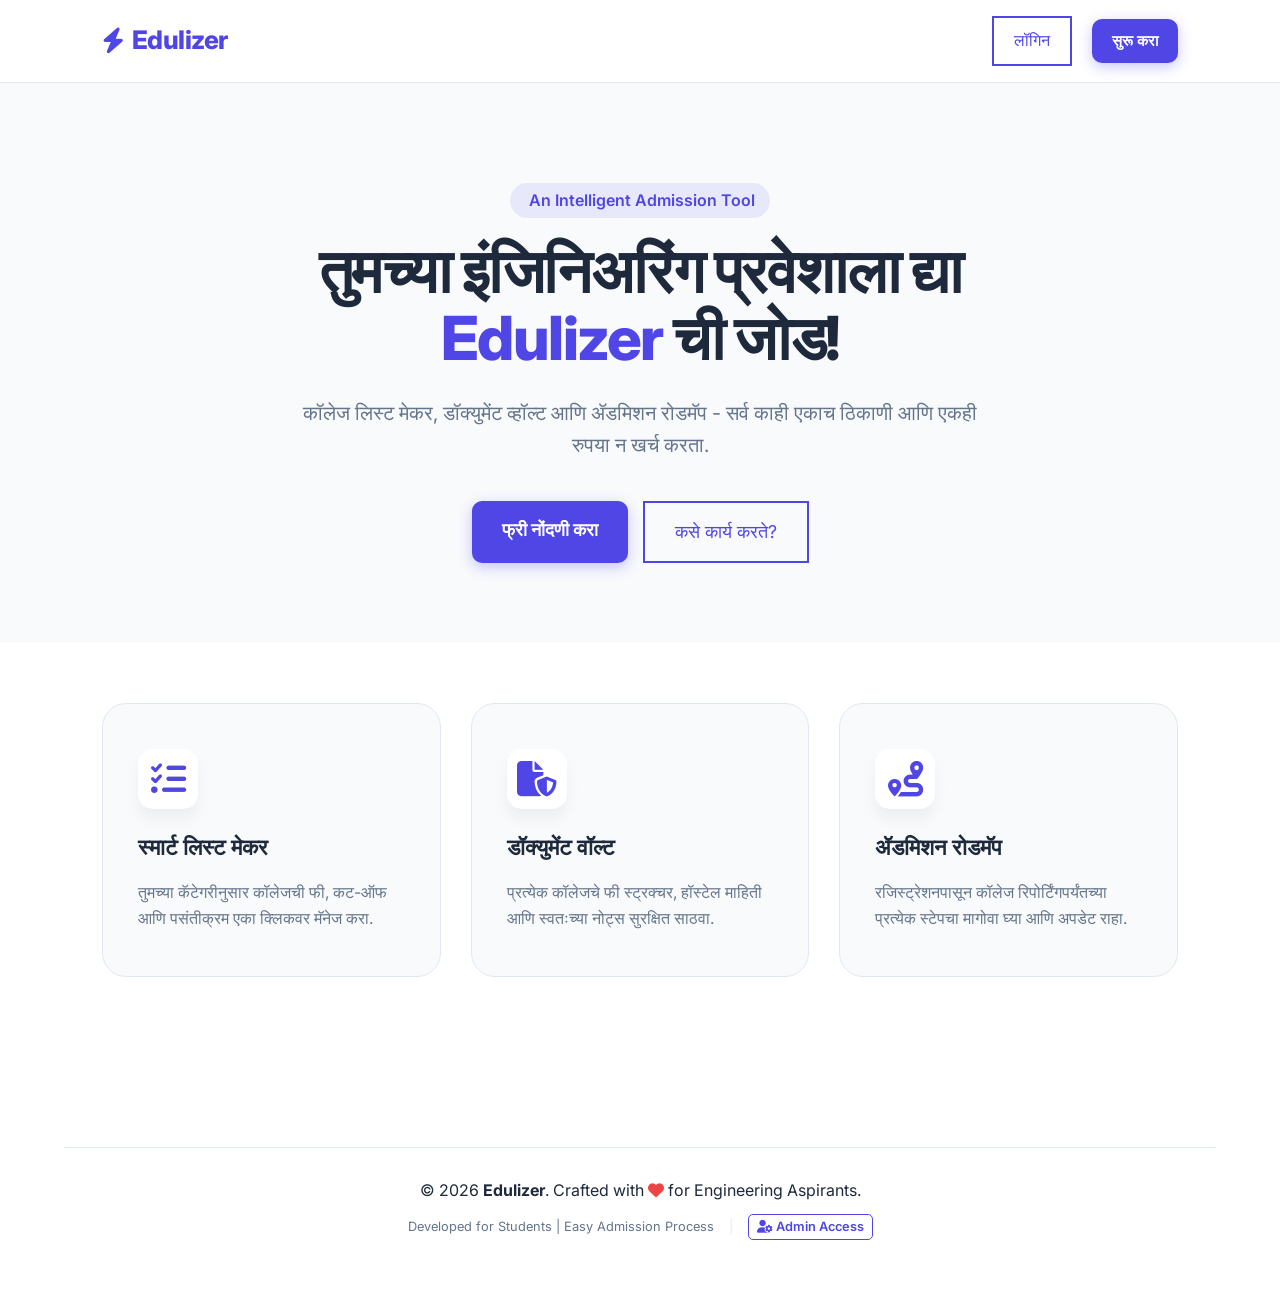
<file: index.html>
<!DOCTYPE html>
<html lang="mr">
<head>
    <meta charset="UTF-8">
    <meta name="viewport" content="width=device-width, initial-scale=1.0">
    <title>Edulizer | Smart CET Admission Planner</title>
    <link rel="stylesheet" href="css/style.css">
    <link rel="stylesheet" href="https://cdnjs.cloudflare.com/ajax/libs/font-awesome/6.4.0/css/all.min.css">
</head>
<body>

    <nav>
    <div class="logo">
        <i class="fas fa-bolt"></i> Edulizer
    </div>
 <div class="nav-links">
    <a href="login.html" class="btn-outline" style="text-decoration: none; padding: 10px 20px; display: inline-block;">लॉगिन</a>
    <a href="register.html" class="btn btn-primary" style="text-decoration: none; padding: 10px 20px; display: inline-block;">सुरू करा</a>
</div>
   </nav>

    <header class="hero">
        <div class="badge" style="display: inline-block; padding: 5px 15px; background: rgba(79, 70, 229, 0.1); color: var(--primary); border-radius: 20px; font-weight: 600; margin-bottom: 20px;">
            <i class="fas fa-sparkles"></i> An Intelligent Admission Tool
        </div>
        <h1>तुमच्या इंजिनिअरिंग प्रवेशाला द्या <br><span style="color: var(--primary);">Edulizer</span> ची जोड!</h1>
        <p>कॉलेज लिस्ट मेकर, डॉक्युमेंट व्हॉल्ट आणि ॲडमिशन रोडमॅप - सर्व काही एकाच ठिकाणी आणि एकही रुपया न खर्च करता.</p>
     <div class="hero-btns" style="display: flex; gap: 15px; justify-content: center; margin-top: 30px; flex-wrap: wrap;">
    <a href="register.html" class="btn btn-primary" style="padding: 15px 30px; font-size: 1.1rem; text-decoration: none; display: inline-block;">फ्री नोंदणी करा</a>
    
    <a href="#features" class="btn-outline" style="padding: 15px 30px; font-size: 1.1rem; text-decoration: none; display: inline-block;">कसे कार्य करते?</a>
</div>
</header>

    <section id="features" class="features">
        <div class="feature-card">
            <i class="fas fa-list-check"></i>
            <h3>स्मार्ट लिस्ट मेकर</h3>
            <p>तुमच्या कॅटेगरीनुसार कॉलेजची फी, कट-ऑफ आणि पसंतीक्रम एका क्लिकवर मॅनेज करा.</p>
        </div>
        <div class="feature-card">
            <i class="fas fa-file-shield"></i>
            <h3>डॉक्युमेंट वॉल्ट</h3>
            <p>प्रत्येक कॉलेजचे फी स्ट्रक्चर, हॉस्टेल माहिती आणि स्वतःच्या नोट्स सुरक्षित साठवा.</p>
        </div>
        <div class="feature-card">
            <i class="fas fa-route"></i>
            <h3>ॲडमिशन रोडमॅप</h3>
            <p>रजिस्ट्रेशनपासून कॉलेज रिपोर्टिंगपर्यंतच्या प्रत्येक स्टेपचा मागोवा घ्या आणि अपडेट राहा.</p>
        </div>
    </section>
<footer>
    <div style="border-top: 1px solid var(--border); padding-top: 30px; margin-top: 50px;">
        <p>&copy; 2026 <strong>Edulizer</strong>. Crafted with <i class="fas fa-heart" style="color: var(--danger);"></i> for Engineering Aspirants.</p>
        
        <div style="margin-top: 10px; font-size: 0.8rem; color: var(--secondary); display: flex; justify-content: center; align-items: center; gap: 15px; flex-wrap: wrap;">
            <span>Developed for Students | Easy Admission Process</span>
            
            <span style="color: var(--border);">|</span> 
            <a href="admin-login.html" style="text-decoration: none; color: var(--primary); font-weight: 600; font-size: 0.8rem; border: 1px solid var(--primary); padding: 2px 8px; border-radius: 5px;">
                <i class="fas fa-user-gear"></i> Admin Access
            </a>
        </div>
    </div>
</footer>


</body>
                                          </html>
</file>
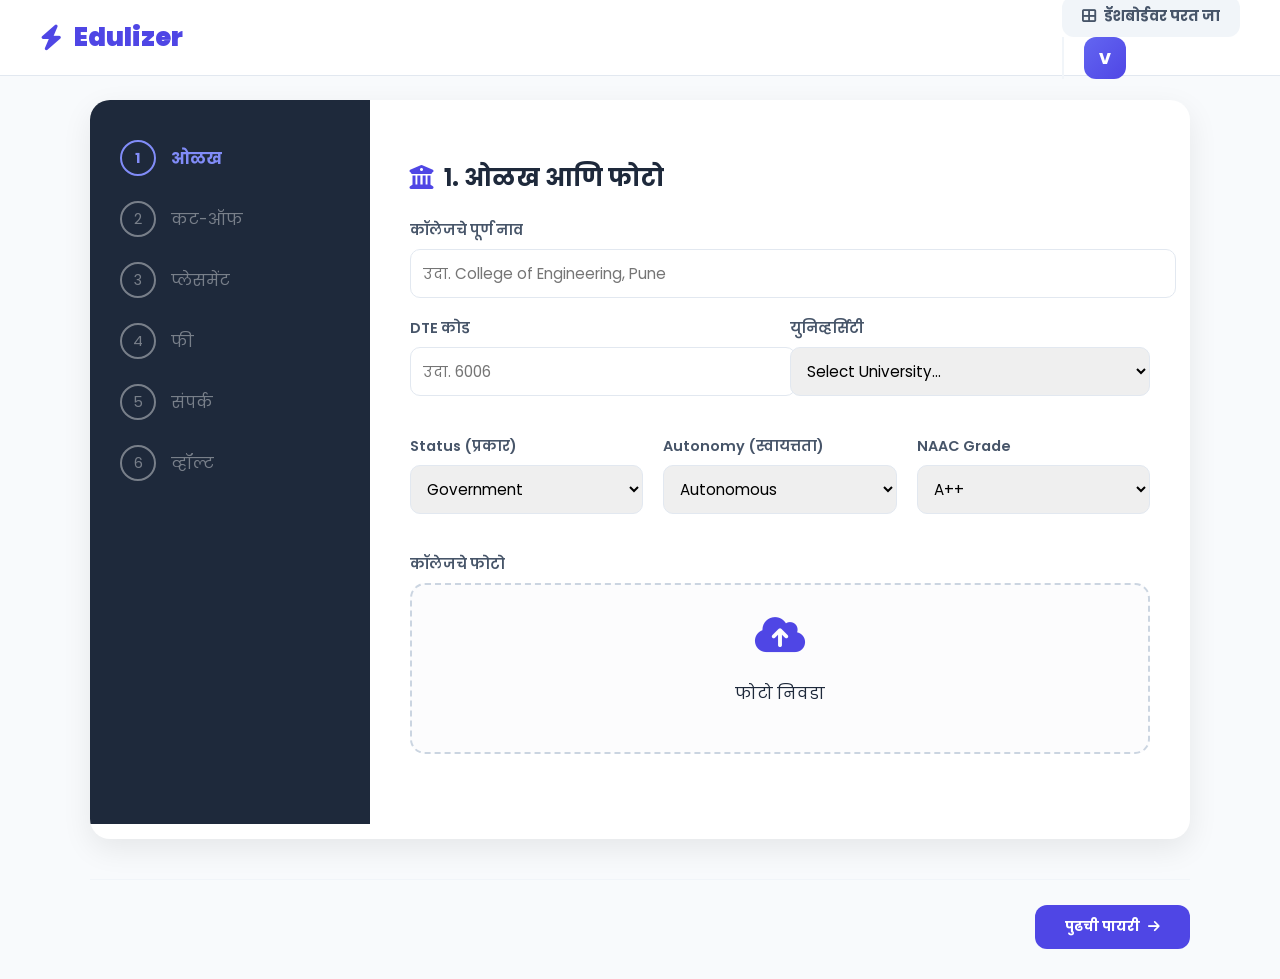
<file: 2-college-list.html>
<!DOCTYPE html>
<html lang="mr">
<head>
    <meta charset="UTF-8">
    <meta name="viewport" content="width=device-width, initial-scale=1.0">
    <title>College Entry | Edulizer</title>
    <link rel="stylesheet" href="https://cdnjs.cloudflare.com/ajax/libs/font-awesome/6.4.0/css/all.min.css">
    <link href="https://fonts.googleapis.com/css2?family=Poppins:wght@300;400;600;700;800&display=swap" rel="stylesheet">
    <style>
        :root {
            --primary-color: #4f46e5;
            --bg-color: #f8fafc;
            --dark-blue: #1e293b;
        }

        body { 
            background-color: var(--bg-color); 
            font-family: 'Poppins', sans-serif; 
            margin: 0; 
            color: #1e293b;
        }

        .form-container { max-width: 1100px; margin: 100px auto 30px auto; padding: 0 15px; }

        .wizard-card {
            background: white;
            border-radius: 20px;
            box-shadow: 0 10px 30px rgba(0,0,0,0.08);
            display: grid;
            grid-template-columns: 280px 1fr;
            overflow: hidden;
            min-height: 650px;
        }

        /* Sidebar Steps */
        .wizard-sidebar { background: var(--dark-blue); color: white; padding: 40px 30px; }
        .step-item { display: flex; align-items: center; gap: 15px; margin-bottom: 25px; opacity: 0.4; transition: 0.3s; cursor: default; }
        .step-item.active { opacity: 1; color: #818cf8; font-weight: 700; }
        .step-num { 
            width: 32px; height: 32px; border-radius: 50%; border: 2px solid currentColor; 
            display: flex; align-items: center; justify-content: center; font-size: 0.9rem;
        }

        /* Content Area */
        .wizard-content { padding: 40px; position: relative; }
        .step-content { display: none; animation: slideIn 0.4s ease; }
        .step-content.active { display: block; }

        h2 { color: var(--dark-blue); margin-bottom: 25px; font-size: 1.5rem; display: flex; align-items: center; gap: 10px; font-weight: 700; }

        /* Modern Header */
        .glass-nav {
            background: rgba(255, 255, 255, 0.95); backdrop-filter: blur(10px);
            border-bottom: 1px solid #e2e8f0; position: fixed;
            top: 0; left: 0; width: 100%; z-index: 1000; height: 75px;
            display: flex; align-items: center;
        }

        .nav-container {
            width: 100%; max-width: 1200px; margin: 0 auto; padding: 0 25px;
            display: flex; justify-content: space-between; align-items: center;
        }

        .logo-brand { display: flex; align-items: center; gap: 12px; font-size: 1.6rem; font-weight: 900; color: var(--primary-color); text-decoration: none; }
        
        .back-link {
            text-decoration: none; display: flex; align-items: center; gap: 8px;
            background: #f1f5f9; color: #475569; padding: 10px 20px;
            border-radius: 12px; font-weight: 700; font-size: 0.9rem; transition: 0.3s ease;
        }
        .back-link:hover { background: var(--primary-color); color: white; }

        .user-profile-nav { display: flex; align-items: center; gap: 15px; padding-left: 20px; border-left: 2px solid #f1f5f9; }
        .user-avatar {
            width: 42px; height: 42px; background: linear-gradient(135deg, #6366f1, #4f46e5);
            color: white; border-radius: 12px; display: flex; align-items: center; justify-content: center; font-weight: 800;
        }

        /* Form Grid & Controls */
        .input-grid { display: grid; grid-template-columns: repeat(auto-fit, minmax(220px, 1fr)); gap: 20px; margin-bottom: 20px; }
        .form-group { margin-bottom: 20px; }
        .form-group label { display: block; margin-bottom: 8px; font-weight: 600; color: #475569; font-size: 0.9rem; }
        .form-group input, .form-group select, .form-group textarea { 
            width: 100%; padding: 12px; border: 1px solid #e2e8f0; border-radius: 10px; font-size: 0.95rem; transition: 0.3s; font-family: inherit;
        }
        .form-group input:focus { border-color: var(--primary-color); outline: none; box-shadow: 0 0 0 3px rgba(79, 70, 229, 0.1); }

        /* Cut-off Hub Matrix */
        .cutoff-header { display: grid; grid-template-columns: 120px 1fr 1fr 1fr; gap: 10px; background: var(--dark-blue); color: white; padding: 12px; border-radius: 10px; font-size: 0.8rem; text-align: center; font-weight: 600; margin-bottom: 10px; }
        .cutoff-grid { display: grid; grid-template-columns: 120px 1fr 1fr 1fr; gap: 15px; align-items: center; padding: 15px 0; border-bottom: 1px solid #e2e8f0; }
        .cat-title { font-weight: 800; color: var(--primary-color); font-size: 1rem; }
        .input-pair { display: flex; gap: 5px; }
        .input-pair input { width: 50% !important; padding: 8px !important; text-align: center; }

        .section-divider { margin: 40px 0 20px 0; padding: 12px 15px; background: #f1f5f9; border-left: 5px solid var(--primary-color); font-size: 1.1rem; font-weight: 700; border-radius: 0 8px 8px 0; }
        .others-grid { display: grid; grid-template-columns: repeat(auto-fit, minmax(300px, 1fr)); gap: 20px; }

        /* Upload Container */
        .upload-container { border: 2px dashed #cbd5e1; padding: 30px; border-radius: 15px; text-align: center; cursor: pointer; background: #fcfcfd; transition: 0.3s; }
        .upload-container:hover { border-color: var(--primary-color); background: #f5f3ff; }
        .upload-container i { font-size: 2.5rem; color: var(--primary-color); margin-bottom: 10px; }

        /* Footer Buttons */
        .btn-footer { margin-top: 40px; padding-top: 25px; border-top: 1px solid #f1f5f9; display: flex; justify-content: space-between; align-items: center; }
        .btn-nav { padding: 12px 30px; border-radius: 12px; font-weight: 700; border: none; cursor: pointer; transition: 0.3s; display: flex; align-items: center; gap: 8px; font-family: 'Poppins'; }
        .btn-next { background: var(--primary-color); color: white; margin-left: auto; }
        .btn-prev { background: #f1f5f9; color: #475569; }

        @keyframes slideIn { from { opacity: 0; transform: translateX(20px); } to { opacity: 1; transform: translateX(0); } }

        /* Mobile View Fix */
        @media (max-width: 850px) {
            .wizard-card { grid-template-columns: 1fr; }
            .wizard-sidebar { display: none; }
            .cutoff-header { display: none; }
            .cutoff-grid { grid-template-columns: 1fr; background: #ffffff; border: 1px solid #e2e8f0; padding: 20px; border-radius: 15px; margin-bottom: 20px; }
            .cat-title { text-align: center; margin-bottom: 10px; }
            .input-pair { flex-direction: column; }
            .input-pair input { width: 100% !important; height: 45px; }
            .input-pair:nth-child(2)::before { content: "GENERAL (Rank & %)"; font-size: 0.7rem; font-weight: 700; color: #64748b; }
            .input-pair:nth-child(3)::before { content: "PWD (Rank & %)"; font-size: 0.7rem; font-weight: 700; color: #64748b; }
            .input-pair:nth-child(4)::before { content: "DEFENSE (Rank & %)"; font-size: 0.7rem; font-weight: 700; color: #64748b; }
        }
    </style>
</head>
<body>

<nav class="glass-nav">
    <div class="nav-container">
        <a href="dashboard.html" class="logo-brand"><i class="fas fa-bolt"></i><span>Edulizer</span></a>
        <div class="nav-right">
            <a href="dashboard.html" class="back-link"><i class="fas fa-th-large"></i><span>डॅशबोर्डवर परत जा</span></a>
            <div class="user-profile-nav">
                <div class="user-avatar" id="navInitial">V</div>
            </div>
        </div>
    </div>
</nav>

<div class="form-container">
    <div class="wizard-card">
        <div class="wizard-sidebar">
            <div class="step-item active"><div class="step-num">1</div> ओळख</div>
            <div class="step-item"><div class="step-num">2</div> कट-ऑफ</div>
            <div class="step-item"><div class="step-num">3</div> प्लेसमेंट</div>
            <div class="step-item"><div class="step-num">4</div> फी</div>
            <div class="step-item"><div class="step-num">5</div> संपर्क</div>
            <div class="step-item"><div class="step-num">6</div> व्हॉल्ट</div>
        </div>

        <div class="wizard-content">
            <form id="collegeMasterForm">
                
                <div class="step-content active">
                    <h2><i class="fas fa-university" style="color: var(--primary-color);"></i> १. ओळख आणि फोटो</h2>
                    <div class="form-group"><label>कॉलेजचे पूर्ण नाव</label><input type="text" id="cName" required placeholder="उदा. College of Engineering, Pune"></div>
                    <div class="input-grid">
                        <div class="form-group"><label>DTE कोड</label><input type="number" id="cCode" placeholder="उदा. 6006"></div>
                        <div class="form-group">
                            <label>युनिव्हर्सिटी</label>
                            <select id="cUni">
                                    <option value="">Select University...</option>
    
    <option value="SPPU">SPPU (Savitribai Phule Pune University)</option>
    <option value="MU">MU (Mumbai University)</option>
    <option value="RTMNU">RTMNU (Rashtrasant Tukadoji Maharaj Nagpur University)</option>
    <option value="DBATU">DBATU (Dr. Babasaheb Ambedkar Technological University)</option>
    <option value="SUK">SUK (Shivaji University, Kolhapur)</option>
    <option value="SGBAU">SGBAU (Sant Gadge Baba Amravati University)</option>
    <option value="BAMU">Dr. BAMU (Dr. Babasaheb Ambedkar Marathwada University)</option>
    <option value="KBCNMU">KBCNMU (Kavayitri Bahinabai Chaudhari North Maharashtra University)</option>
    <option value="SRTMUN">SRTMUN (Swami Ramanand Teerth Marathwada University)</option>
    <option value="PAHSUS">PAHSUS (Punyashlok Ahilyadevi Holkar Solapur University)</option>
    <option value="GUG">GUG (Gondwana University, Gadchiroli)</option>
    
    <option value="Other">Other </option>
                            </select>
                        </div>
                    </div>
                    <div class="form-group" id="otherUniDiv" style="display: none; animation: fadeIn 0.3s;">
                            <label>इतर युनिव्हर्सिटीचे नाव सांगा</label>
                            <input type="text" id="cUniOther" placeholder="युनिव्हर्सिटीचे पूर्ण नाव लिहा">
                        </div>

                        <div class="input-grid">
                            <div class="form-group">
                                <label>Status (प्रकार)</label>
                                <select id="cStatus">
                                    <option value="Govt">Government</option>
                                    <option value="Private">Private</option>
                                    <option value="Aided">Aided (अनुदानित)</option>
                                    <option value="Deemed">Deemed University</option>
                                </select>
                            </div>
                            <div class="form-group">
                                <label>Autonomy (स्वायत्तता)</label>
                                <select id="cAuto">
                                    <option value="Autonomous">Autonomous</option>
                                    <option value="Non-Autonomous">Non-Autonomous</option>
                                </select>
                            </div>
                            <div class="form-group">
                                <label>NAAC Grade</label>
                                <select id="cGrade">
                                    <option value="A++">A++</option>
                                    <option value="A+">A+</option>
                                    <option value="A">A</option>
                                    <option value="B++">B++</option>
                                    <option value="B+">B+</option>
                                    <option value="B">B</option>
                                    <option value="C">C</option>
                                    <option value="Not Accredited">अद्याप मिळालेला नाही</option>
                                </select>
                            </div>
                        </div>
                    <div class="form-group">
                        <label>कॉलेजचे फोटो</label>
                        <div class="upload-container" onclick="document.getElementById('cPhotos').click()">
                            <i class="fas fa-cloud-upload-alt"></i><p>फोटो निवडा</p>
                            <input type="file" id="cPhotos" multiple hidden accept="image/*">
                        </div>
                        <div id="photoPreview" style="display: flex; gap: 10px; margin-top: 10px; flex-wrap: wrap;"></div>
                    </div>
                </div>

                <div class="step-content">
                  <h2><i class="fas fa-chart-line" style="color: #10b981;"></i> २. कॅटेगरी वाईज कट-ऑफ</h2>
    <p style="color: #64748b; font-size: 0.8rem; margin-bottom: 20px;">
        प्रत्येक प्रवर्गाचा 'Merit Rank' आणि 'Percentile' अचूक भरा. रिकामे सोडल्यास तो डेटा ग्राह्य धरला जाणार नाही.
    </p>

    <div class="cutoff-header">
        <div class="header-cell">प्रवर्ग (Category)</div>
        <div class="header-cell">General (Rank/%)</div>
        <div class="header-cell">PWD (Rank/%)</div>
        <div class="header-cell">Defense (Rank/%)</div>
    </div>

    <div class="category-block">
        <div class="cutoff-grid">
            <div class="cat-title">Open</div>
            <div class="input-pair"><input type="number" id="openGenR" placeholder="Rank"><input type="text" id="openGenP" placeholder="%"></div>
            <div class="input-pair"><input type="number" id="openPwdR" placeholder="Rank"><input type="text" id="openPwdP" placeholder="%"></div>
            <div class="input-pair"><input type="number" id="openDefR" placeholder="Rank"><input type="text" id="openDefP" placeholder="%"></div>
        </div>

        <div class="cutoff-grid">
            <div class="cat-title">OBC</div>
            <div class="input-pair"><input type="number" id="obcGenR" placeholder="Rank"><input type="text" id="obcGenP" placeholder="%"></div>
            <div class="input-pair"><input type="number" id="obcPwdR" placeholder="Rank"><input type="text" id="obcPwdP" placeholder="%"></div>
            <div class="input-pair"><input type="number" id="obcDefR" placeholder="Rank"><input type="text" id="obcDefP" placeholder="%"></div>
        </div>

        <div class="cutoff-grid">
            <div class="cat-title">SC</div>
            <div class="input-pair"><input type="number" id="scGenR" placeholder="Rank"><input type="text" id="scGenP" placeholder="%"></div>
            <div class="input-pair"><input type="number" id="scPwdR" placeholder="Rank"><input type="text" id="scPwdP" placeholder="%"></div>
            <div class="input-pair"><input type="number" id="scDefR" placeholder="Rank"><input type="text" id="scDefP" placeholder="%"></div>
        </div>

        <div class="cutoff-grid">
            <div class="cat-title">ST</div>
            <div class="input-pair"><input type="number" id="stGenR" placeholder="Rank"><input type="text" id="stGenP" placeholder="%"></div>
            <div class="input-pair"><input type="number" id="stPwdR" placeholder="Rank"><input type="text" id="stPwdP" placeholder="%"></div>
            <div class="input-pair"><input type="number" id="stDefR" placeholder="Rank"><input type="text" id="stDefP" placeholder="%"></div>
        </div>
    </div>

    <h3 class="section-divider">VJ / NT & Others</h3>
    <div class="others-grid">
        <div class="other-item"><label>VJ / DT (A)</label> <div class="input-pair"><input type="number" id="vjRank"><input type="text" id="vjPer"></div></div>
        <div class="other-item"><label>NT-B (1)</label> <div class="input-pair"><input type="number" id="nt1Rank"><input type="text" id="nt1Per"></div></div>
        <div class="other-item"><label>NT-C (2)</label> <div class="input-pair"><input type="number" id="nt2Rank"><input type="text" id="nt2Per"></div></div>
        <div class="other-item"><label>NT-D (3)</label> <div class="input-pair"><input type="number" id="nt3Rank"><input type="text" id="nt3Per"></div></div>
        <div class="other-item"><label>SBC</label> <div class="input-pair"><input type="number" id="sbcRank"><input type="text" id="sbcPer"></div></div>
        <div class="other-item"><label>SEBC (Maratha)</label> <div class="input-pair"><input type="number" id="sebcRank"><input type="text" id="sebcPer"></div></div>
    </div>

    <h3 class="section-divider scheme-color">Economic & Special Schemes</h3>
    <div class="others-grid">
        <div class="other-item"><label>EBC (Open Econ)</label> <div class="input-pair"><input type="number" id="ebcRank"><input type="text" id="ebcPer"></div></div>
        <div class="other-item"><label>EWS (10%)</label> <div class="input-pair"><input type="number" id="ewsRank"><input type="text" id="ewsPer"></div></div>
        <div class="other-item"><label>TFWS (5%)</label> <div class="input-pair"><input type="number" id="tfwsRank"><input type="text" id="tfwsPer"></div></div>
        <div class="other-item"><label>Orphan (अनाथ)</label> <div class="input-pair"><input type="number" id="orphanRank"><input type="text" id="orphanPer"></div></div>
    </div>
</div>

          <div class="step-content">
  <h2><i class="fas fa-briefcase"></i> ३. प्लेसमेंट डेटा</h2>
    
    <div id="placement-container">
        <div class="placement-row" style="border-bottom: 1px solid #ddd; padding: 10px 0;">
            <div class="input-group">
                <label>वर्ष:</label>
                <select class="year-select">
                    <option value="2024">2024</option>
                    <option value="2023">2023</option>
                    <option value="2022">2022</option>
                </select>
            </div>
            <div class="input-pair">
                <input type="number" placeholder="Highest LPA">
                <input type="number" placeholder="Average LPA">
                <input type="number" placeholder="Placement %">
            </div>
        </div>
    </div>

    <button type="button" id="addYearBtn" style="margin-top: 10px; background: #10b981; color: white; border: none; padding: 8px 15px; border-radius: 5px; cursor: pointer;">
        + आणखी वर्ष जोडा (जास्तीत जास्त ३ वर्षे)
    </button>

  <div class="form-group">
    <label>Placement Highlights (Photos/PDF): 📄</label>
    <input type="file" id="placementProof" accept=".pdf, image/*" multiple>
    <p style="font-size: 12px; color: gray;">Tu ekasofat anek photos kiwa PDFs select karu shakto.</p>
    <div id="placementPreview" style="display: flex; gap: 10px; margin-top: 10px; flex-wrap: wrap;"></div>
</div>
</div>
        <div class="step-content">
                    <h2><i class="fas fa-wallet" style="color: #f59e0b;"></i> ४. फी आणि स्कॉलरशिप</h2>
                    <div class="input-grid">
                        <div class="form-group"><label>Open Category Fee</label><input type="number" id="feeOpen" placeholder="00000"></div>
                        <div class="form-group"><label>OBC / EBC Fee</label><input type="number" id="feeObc" placeholder="00000"></div>
                        <div class="form-group"><label>SC / ST Fee</label><input type="number" id="feeScst" placeholder="00000"></div>
                        <div class="form-group"><label>VJ / NT / SBC Fee</label><input type="number" id="feeVjnt" placeholder="00000"></div>
                        <div class="form-group"><label>TFWS Fee</label><input type="number" id="feeTfws" placeholder="00000"></div>
                    </div>
                    <h3 class="section-divider">Hostel Facility</h3>
                    <div class="input-grid">
                        <div class="form-group"><label>Hostel Fee (Per Year)</label><input type="number" id="feeHostel" placeholder="00000"></div>
                        <div class="form-group"><label>Mess Fee (Per Month)</label><input type="number" id="feeMess" placeholder="0000"></div>
                    </div>
                </div>

                <div class="step-content" id="step4">
    <h2><i class="fas fa-wallet" style="color: #f59e0b;"></i> ४. फी आणि स्कॉलरशिप</h2>

    <div class="fee-section" style="background: #f8fafc; padding: 15px; border-radius: 10px; margin-bottom: 20px;">
        <h3 style="font-size: 16px; margin-bottom: 10px; color: #1e293b; border-bottom: 2px solid #e2e8f0;">कॉलेज फी (प्रति वर्ष)</h3>
        <div class="fee-grid" style="display: grid; grid-template-columns: 1fr 1fr; gap: 12px;">
            <div class="form-group"><label>Open Category:</label><input type="number" id="openFee" placeholder="00"></div>
            <div class="form-group"><label>OBC/EBC:</label><input type="number" id="obcFee" placeholder="00"></div>
            <div class="form-group"><label>SC/ST:</label><input type="number" id="scstFee" placeholder="00"></div>
            <div class="form-group"><label>VJ/NT/SBC:</label><input type="number" id="vjntFee" placeholder="00"></div>
            <div class="form-group"><label>TFWS Fee:</label><input type="number" id="tfwsFee" placeholder="00"></div>
        </div>

       <div class="pwd-section" style="margin-top: 15px; padding: 15px; background: #ffffff; border: 1px solid #e2e8f0; border-radius: 12px;">
    <label style="font-weight: 700; color: #1e293b; display: block; margin-bottom: 12px;">विद्यार्थी दिव्यांग (PWD) आहे का?</label>
    
    <div style="display: flex; gap: 25px; align-items: center; margin-bottom: 5px;">
        <label style="display: flex; align-items: center; gap: 8px; cursor: pointer; font-size: 0.95rem;">
            <input type="radio" name="isPwd" value="no" checked onclick="togglePwdCategory(false)" style="width: 18px; height: 18px; accent-color: #4f46e5;"> नाही (No)
        </label>
        <label style="display: flex; align-items: center; gap: 8px; cursor: pointer; font-size: 0.95rem;">
            <input type="radio" name="isPwd" value="yes" onclick="togglePwdCategory(true)" style="width: 18px; height: 18px; accent-color: #4f46e5;"> हो (Yes)
        </label>
    </div>

    <div id="pwdCategoryDiv" style="display: none; margin-top: 15px; border-top: 1px solid #f1f5f9; padding-top: 15px; animation: fadeIn 0.3s;">
        <div class="form-group">
            <label style="font-size: 0.85rem; color: #64748b;">कोणत्या कॅटेगरीच्या PWD साठी फी टाकायची आहे?</label>
            <select id="pwdCatSelect" onchange="showPwdInput()" style="width: 100%; padding: 10px; border-radius: 8px; border: 1px solid #cbd5e1; margin-top: 5px; font-family: 'Poppins';">
                <option value="">-- निवडा --</option>
                <option value="open-pwd">Open-PWD</option>
                <option value="obc-pwd">OBC-PWD</option>
                <option value="scst-pwd">SC/ST-PWD</option>
                <option value="other-pwd">इतर (Common PWD Fee)</option>
            </select>
        </div>
        
        <div id="pwdAmountDiv" style="margin-top: 12px; display: none;">
            <label id="pwdAmountLabel" style="font-size: 0.85rem; color: #64748b;">फीची रक्कम:</label>
            <input type="number" id="pwdAmountInput" placeholder="रक्कम टाका" style="width: 100%; padding: 10px; border-radius: 8px; border: 1px solid #cbd5e1; margin-top: 5px;">
        </div>
    </div>
</div>
    </div>

    <div class="hostel-section" style="background: #f0fdf4; padding: 15px; border-radius: 10px; margin-bottom: 20px;">
        <h3 style="font-size: 16px; margin-bottom: 10px; color: #166534; border-bottom: 2px solid #bbf7d0;">वसतिगृह आणि मेस (Hostel & Mess)</h3>
        <label><input type="checkbox" id="hasHostel" onclick="toggleHostelInput()"> आमच्या कॉलेजला हॉस्टेल सुविधा आहे</label>
        
        <div id="hostelInputDiv" style="display: none; margin-top: 12px; grid-template-columns: 1fr 1fr; gap: 12px;">
            <div class="form-group"><label>Hostel Fee:</label><input type="number" id="hostelFee" placeholder="00"></div>
            <div class="form-group"><label>Mess Fee:</label><input type="number" id="messFee" placeholder="00"></div>
        </div>
    </div>

    <div class="form-group">
        <label>Detailed Fee Structure (PDF/Image): 📂</label>
        <input type="file" id="feeProof" accept=".pdf, image/*" multiple>
        <div id="feePreview" style="display: flex; gap: 10px; margin-top: 10px; flex-wrap: wrap;"></div>
    </div>
             </div> </div>                    <div id="vaultPreview" style="margin-top: 15px; display: grid; grid-template-columns: 1fr 1fr; gap: 10px;"></div>
                </div>

                <div class="btn-footer">
                    <button type="button" class="btn-nav btn-prev" id="prevBtn" onclick="changeStep(-1)" style="display: none;"><i class="fas fa-arrow-left"></i> मागे</button>
                    <button type="button" class="btn-nav btn-next" id="nextBtn" onclick="changeStep(1)">पुढची पायरी <i class="fas fa-arrow-right"></i></button>
                </div>
            </form>
        </div>
    </div>
</div>

<script>
    let currentStep = 0;
    const steps = document.querySelectorAll(".step-content");
    const stepItems = document.querySelectorAll(".step-item");

    function showStep(n) {
        steps.forEach((step, index) => {
            step.style.display = (index === n) ? "block" : "none";
            stepItems[index].classList.toggle("active", index === n);
        });

        document.getElementById("prevBtn").style.display = (n === 0) ? "none" : "flex";
        const nextBtn = document.getElementById("nextBtn");
        
        if (n === (steps.length - 1)) {
            nextBtn.innerHTML = 'माहिती जतन करा <i class="fas fa-check"></i>';
            nextBtn.style.background = "#10b981";
        } else {
            nextBtn.innerHTML = 'पुढची पायरी <i class="fas fa-arrow-right"></i>';
            nextBtn.style.background = "#4f46e5";
        }
    }

    function changeStep(n) {
        if (n === 1 && currentStep === steps.length - 1) {
            alert("कॉलेज डेटा यशस्वीरित्या सेव्ह झाला!");
            window.location.href = 'dashboard.html';
            return;
        }
        currentStep += n;
        showStep(currentStep);
        window.scrollTo(0,0);
    }

    // Add Year Placement Logic
    document.getElementById('addYearBtn').addEventListener('click', () => {
        const container = document.getElementById('placement-container');
        const row = document.querySelector('.placement-row').cloneNode(true);
        row.querySelectorAll('input').forEach(input => input.value = "");
        container.appendChild(row);
    });

    // Vault File Preview
    const vaultInput = document.getElementById('vaultDocs');
    if(vaultInput) {
        vaultInput.addEventListener('change', function() {
            const preview = document.getElementById('vaultPreview');
            preview.innerHTML = "";
            Array.from(this.files).forEach(file => {
                const div = document.createEl   <h2><i class="fas fa-chart-line" style="color: #10b981;"></i> २. कॅटेगरी वाईज कट-ऑफ</h2>
                    <div class="cutoff-header">
                        <div>Category</div><div>General</div><div>PWD</div><div>Defense</div>
                    </div>
                    <div class="cutoff-grid">
                        <div class="cat-title">Open</div>
                        <div class="input-pair"><input type="number" placeholder="R"><input type="text" placeholder="%"></div>
                        <div class="input-pair"><input type="number" placeholder="R"><input type="text" placeholder="%"></div>
                        <div class="input-pair"><input type="number" placeholder="R"><input type="text" placeholder="%"></div>
                    </div>
                    <div class="cutoff-grid"><div class="cat-title">OBC</div><div class="input-pair"><input type="number" placeholder="R"><input type="text" placeholder="%"></div><div class="input-pair"><input type="number" placeholder="R"><input type="text" placeholder="%"></div><div class="input-pair"><input type="number" placeholder="R"><input type="text" placeholder="%"></div></div>
                </div>

                <div class="step-content">
                    <h2><i class="fas fa-briefcase"></i> ३. प्लेसमेंट डेटा</h2>
                    <div id="placement-container">
                        <div class="placement-row" style="padding: 15px; border: 1px solid #eee; border-radius: 10px; margin-bottom: 10px;">
                            <div class="input-grid">
                                <div class="form-group"><label>वर्ष</label><select><option>2024</option><option>2023</option></select></div>
                                <div class="form-group"><label>Highest LPA</label><input type="number"></div>
                                <div class="form-group"><label>Average LPA</label><input type="number"></div>
                            </div>
                        </div>
                    </div>
                    <button type="button" id="addYearBtn" style="background:#10b981; color:white; border:none; padding:10px; border-radius:8px; cursor:pointer;">+ वर्ष जोडा</button>
                </div>

                <div class="step-content">
                    <h2><i class="fas fa-wallet" style="color: #f59e0b;"></i> ४. फी आणि स्कॉलरशिप</h2>
                    <div class="others-grid">
                        <div class="form-group"><label>Open Fee</label><input type="number"></div>
                        <div class="form-group"><label>OBC Fee</label><input type="number"></div>
                    </div>
                </div>

                <div class="step-content">
                    <h2><i class="fas fa-headset" style="color: #f59e0b;"></i> ५. संपर्क</h2>
                    <div class="input-grid">
                        <div class="form-group"><label>Phone</label><input type="tel"></div>
                        <div class="form-group"><label>Email</label><input type="email"></div>
                    </div>
                    <div class="form-group"><label>Address</label><textarea rows="3" style="width:100%; border-radius:10px; border:1px solid #eee;"></textarea></div>
                </div>

                <div class="step-content">
                    <h2><i class="fas fa-vault" style="color: #6366f1;"></i> ६. व्हॉल्ट (Documents)</h2>
                    <p style="font-size: 0.85rem; color: #64748b; margin-bottom: 20px;">कॉलेजचे अधिकृत ब्रोशर, फी स्ट्रक्चर PDF किंवा महत्त्वाचे पुरावे इथे अपलोड करा.</p>
                    <div class="upload-container" onclick="document.getElementById('vaultDocs').click()">
                        <i class="fas fa-file-shield"></i>
                        <p>PDF किंवा कागदपत्रे निवडण्यासाठी क्लिक करा</p>
                        <input type="file" id="vaultDocs" multiple hidden accept=".pdf,.doc,.docx">
                    </div>
                    <div id="vaultPreview" style="margin-top: 15px; display: grid; grid-template-columns: 1fr 1fr; gap: 10px;"></div>
                </div>

                <div class="btn-footer">
                    <button type="button" class="btn-nav btn-prev" id="prevBtn" onclick="changeStep(-1)" style="display: none;"><i class="fas fa-arrow-left"></i> मागे</button>
                    <button type="button" class="btn-nav btn-next" id="nextBtn" onclick="changeStep(1)">पुढची पायरी <i class="fas fa-arrow-right"></i></button>
                </div>
            </form>
        </div>
    </div>
</div>

<script>
    let currentStep = 0;
    const steps = document.querySelectorAll(".step-content");
    const stepItems = document.querySelectorAll(".step-item");

    function showStep(n) {
        steps.forEach((step, index) => {
            step.style.display = (index === n) ? "block" : "none";
            stepItems[index].classList.toggle("active", index === n);
        });

        document.getElementById("prevBtn").style.display = (n === 0) ? "none" : "flex";
        const nextBtn = document.getElementById("nextBtn");
        if (n === (steps.length - 1)) {
            nextBtn.innerHTML = 'माहिती जतन करा <i class="fas fa-check"></i>';
            nextBtn.style.background = "#10b981";
        } else {
            nextBtn.innerHTML = 'पुढची पायरी <i class="fas fa-arrow-right"></i>';
            nextBtn.style.background = "#4f46e5";
        }
    }

    function changeStep(n) {
        if (n === 1 && currentStep === steps.length - 1) {
            alert("कॉलेज डेटा यशस्वीरित्या सेव्ह झाला!");
            window.location.href = 'dashboard.html';
            return;
        }
        currentStep += n;
        showStep(currentStep);
    }

    // Vault File Preview
    const vaultInput = document.getElementById('vaultDocs');
    if(vaultInput) {
        vaultInput.addEventListener('change', function() {
            const preview = document.getElementById('vaultPreview');
            preview.innerHTML = "";
            Array.from(this.files).forEach(file => {
                const div = document.createElement('div');
                div.style = "background:#f1f5f9; padding:10px; border-radius:8px; display:flex; align-items:center; gap:10px; font-size:0.8rem;";
                div.innerHTML = `<i class="fas fa-file-pdf" style="color:red"></i> <span>${file.name}</span>`;
                preview.appendChild(div);
            });
        });
    }

    // Initial load
    document.addEventListener("DOMContentLoaded", () => {
        showStep(currentStep);
    });
</script>

</body>
</html>
</file>
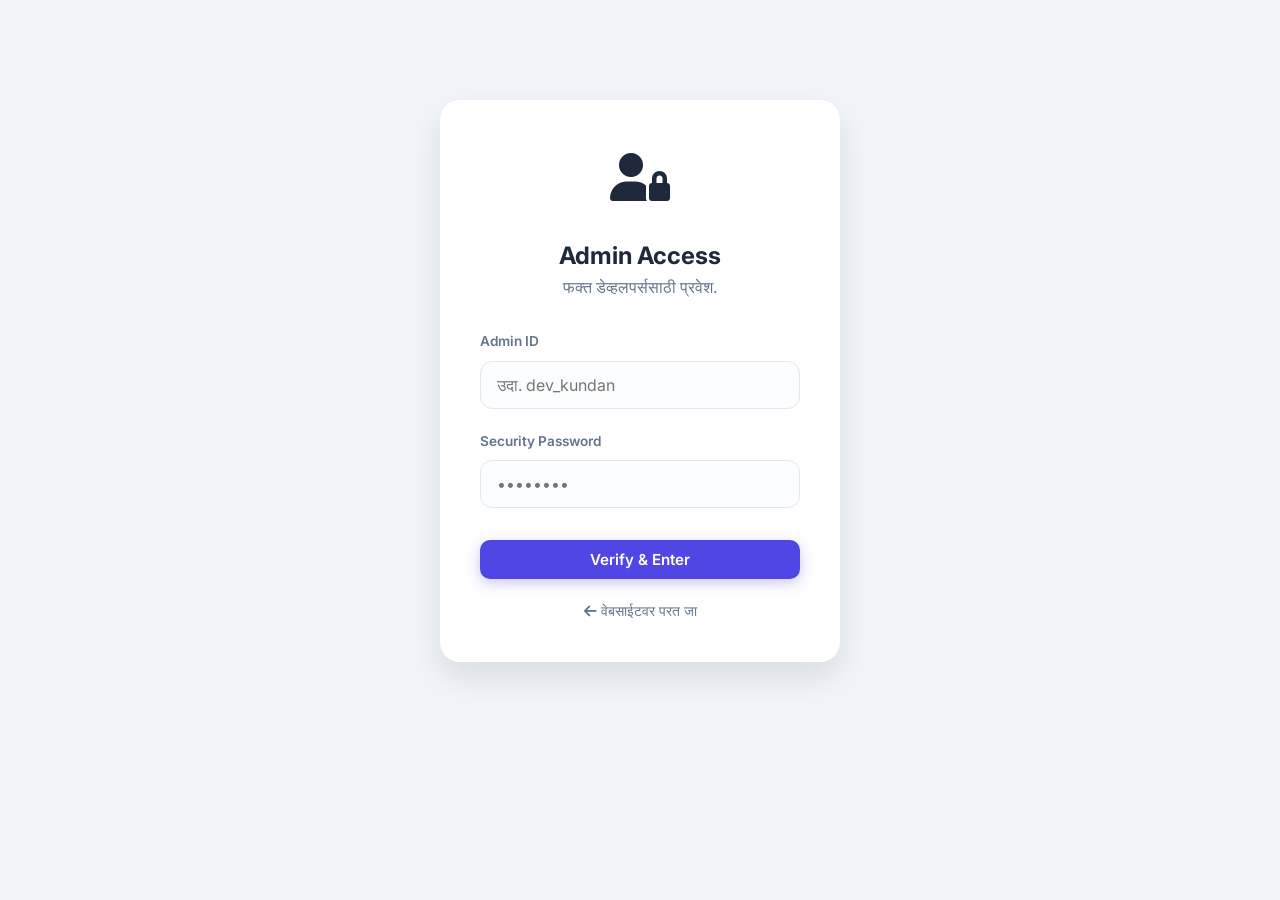
<file: admin-login.html>
<!DOCTYPE html>
<html lang="mr">
<head>
    <meta charset="UTF-8">
    <meta name="viewport" content="width=device-width, initial-scale=1.0">
    <title>Admin Login | Edulizer</title>
    <link rel="stylesheet" href="css/style.css">
    <link rel="stylesheet" href="https://cdnjs.cloudflare.com/ajax/libs/font-awesome/6.4.0/css/all.min.css">
    <style>
        .login-box {
            max-width: 400px;
            margin: 100px auto;
            padding: 40px;
            background: white;
            border-radius: 20px;
            box-shadow: 0 15px 35px rgba(0,0,0,0.1);
            text-align: center;
        }
        .admin-icon {
            font-size: 3rem;
            color: #1e293b;
            margin-bottom: 20px;
        }
    </style>
</head>
<body style="background: #f1f5f9;">

    <div class="login-box">
        <div class="admin-icon">
            <i class="fas fa-user-lock"></i>
        </div>
        <h2>Admin Access</h2>
        <p style="color: var(--secondary); margin-bottom: 30px;">फक्त डेव्हलपर्ससाठी प्रवेश.</p>

        <div class="form-group" style="text-align: left;">
            <label>Admin ID</label>
            <input type="text" id="adminID" placeholder="उदा. dev_kundan">
        </div>

        <div class="form-group" style="text-align: left;">
            <label>Security Password</label>
            <input type="password" id="adminPass" placeholder="••••••••">
        </div>

        <button onclick="handleAdminLogin()" class="btn btn-primary" style="width: 100%; margin-top: 10px;">
            Verify & Enter
        </button>
        
        <a href="index.html" style="display: block; margin-top: 20px; color: var(--secondary); text-decoration: none; font-size: 0.9rem;">
            <i class="fas fa-arrow-left"></i> वेबसाईटवर परत जा
        </a>
    </div>

    <script>
        function handleAdminLogin() {
            const id = document.getElementById('adminID').value;
            const pass = document.getElementById('adminPass').value;

            // --- तुझा स्पेशल ID आणि Password इथे आहे ---
            const secretID = "admin_kundan";
            const secretPass = "Edulizer@2026";

            if (id === secretID && pass === secretPass) {
                // लॉगिन यशस्वी झाल्यावर ॲडमिन डॅशबोर्डवर पाठवा
                alert("प्रवेश यशस्वी! स्वागत आहे डेव्हलपर.");
                window.location.href = "admin.html";
            } else {
                alert("❌ चुकीचा ID किंवा पासवर्ड! प्रवेश नाकारला.");
            }
        }
    </script>
    <script>
    // १. सर्वात आधी ही सुरक्षा ओळ टाका (Uncomment करून)
    if (document.referrer.indexOf("admin-login.html") === -1) {
        alert("कृपया आधी लॉगिन करा!");
        window.location.href = "admin-login.html";
    }

    // २. यानंतर तुझे बाकीचे फंक्शन्स (checkAdmin, loadStats इ.) असतील
    function loadStats() {
        // ... तुझा जुना कोड
    }
    
    // ... बाकीचा सर्व कोड
    </script>
    
</body>
</html>
</file>
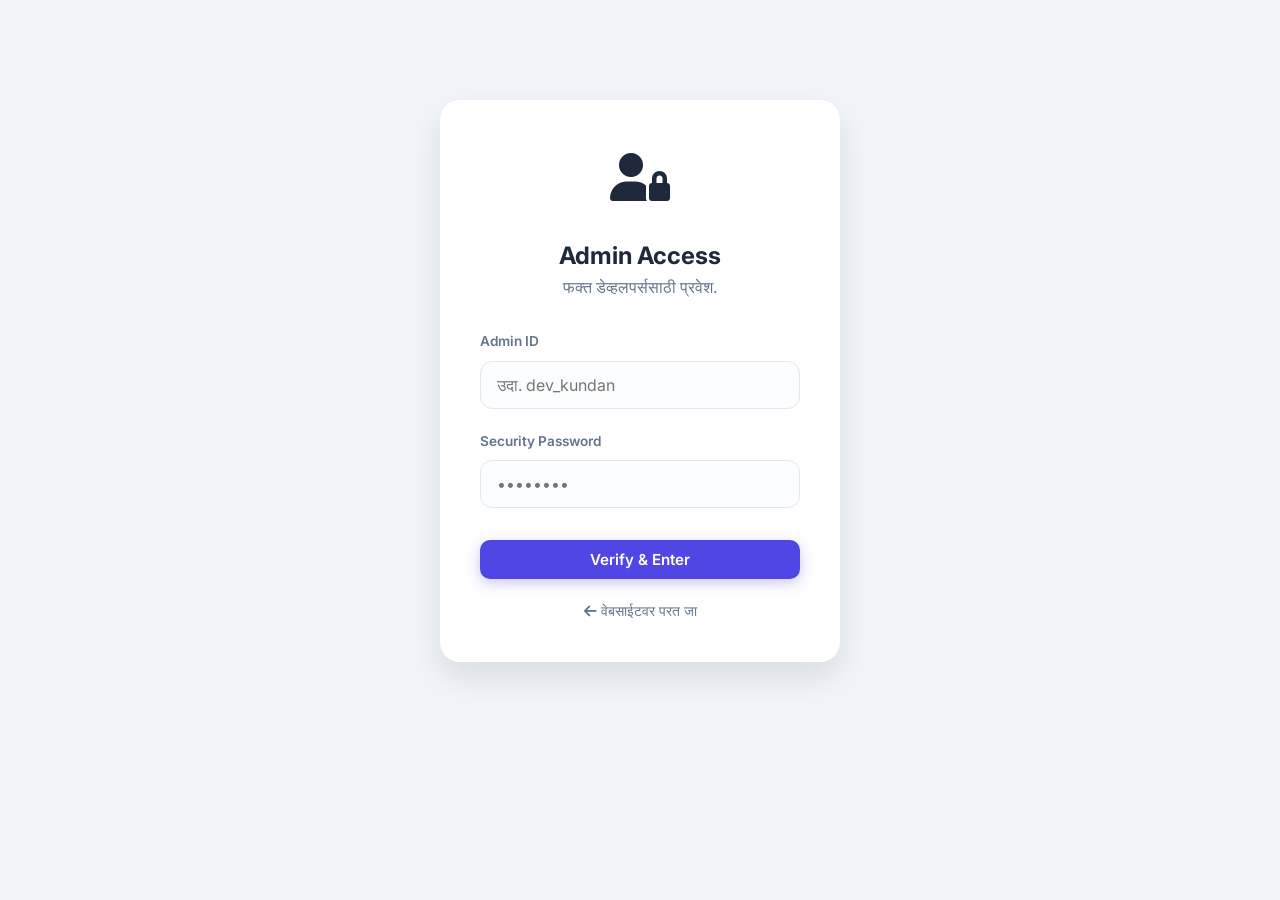
<file: admin.html>
<!DOCTYPE html>
<html lang="mr">
<head>
    <meta charset="UTF-8">
    <meta name="viewport" content="width=device-width, initial-scale=1.0">
    <title>Admin Panel | Edulizer</title>
    <link rel="stylesheet" href="css/style.css">
    <link rel="stylesheet" href="https://cdnjs.cloudflare.com/ajax/libs/font-awesome/6.4.0/css/all.min.css">
    <style>
        /* Admin Page Specific Styling */
        .stats-box {
            display: grid;
            grid-template-columns: repeat(auto-fit, minmax(200px, 1fr));
            gap: 20px;
            margin-top: 20px;
        }
        .stat-item {
            background: white;
            padding: 25px;
            border-radius: 15px;
            border-left: 5px solid var(--primary);
            box-shadow: 0 4px 6px rgba(0,0,0,0.05);
        }
    </style>
</head>
<body>

    <nav>
        <div class="nav-left">
            <i class="fas fa-bars" id="menu-btn"></i> 
            <div class="logo">
                <i class="fas fa-user-shield"></i> Admin Panel
            </div>
        </div>
        <div class="nav-right">
            <a href="index.html" class="btn-outline" style="text-decoration: none; font-size: 0.8rem;">Home Page</a>
        </div>
    </nav>

    <div class="dashboard-layout">
        <div class="sidebar">
            <a href="#" class="nav-item active"><i class="fas fa-chart-line"></i> ओव्हरव्ह्यू</a>
            <a href="dashboard.html" class="nav-item"><i class="fas fa-home"></i> डॅशबोर्ड</a>
        </div>

        <div class="main-panel">
            <div id="adminContent">
                <h2 style="margin-bottom: 10px;">ॲप्लिकेशन डेटा ओव्हरव्ह्यू</h2>
                <p style="color: var(--secondary);">सिस्टीममधील सर्व डेटा येथे मॅनेज करा.</p>

                <div class="stats-box">
                    <div class="stat-item">
                        <p style="color: var(--secondary); font-size: 0.8rem;">एकूण कॉलेजेस</p>
                        <h2 id="colCount" style="font-size: 2rem;">0</h2>
                    </div>
                    <div class="stat-item" style="border-color: #10b981;">
                        <p style="color: var(--secondary); font-size: 0.8rem;">एकूण युजर्स (Storage)</p>
                        <h2 id="userCount" style="font-size: 2rem;">0</h2>
                    </div>
                </div>

                <div style="margin-top: 40px; background: #fff1f2; padding: 30px; border-radius: 20px; border: 1px solid #fecdd3;">
                    <h3 style="color: #e11d48; margin-bottom: 10px;"><i class="fas fa-triangle-exclamation"></i> Danger Zone</h3>
                    <p style="color: #be123c; margin-bottom: 20px;">येथून सर्व डेटा कायमचा डिलीट करता येतो. ही कृती परत घेता येणार नाही.</p>
                    <button onclick="clearAllData()" class="btn-logout-red" style="border-radius: 8px;">
                        <i class="fas fa-trash-can"></i> सर्व डेटा रिसेट करा
                    </button>
                </div>
            </div>
        </div>
    </div>

    <script>
        // १. सुरक्षा तपासणी: युजर admin-login.html वरून आला आहे का?
        if (document.referrer.indexOf("admin-login.html") === -1) {
            alert("कृपया आधी अधिकृत लॉगिन करा!");
            window.location.href = "admin-login.html";
        }

        // २. पेज लोड झाल्यावर स्टॅट्स मोजणे
        document.addEventListener('DOMContentLoaded', () => {
            loadStats();
        });

        function loadStats() {
            const colleges = JSON.parse(localStorage.getItem('edulizer_colleges')) || [];
            document.getElementById('colCount').innerText = colleges.length;

            let userCount = 0;
            for (let i = 0; i < localStorage.length; i++) {
                if (localStorage.key(i).startsWith('user_')) userCount++;
            }
            document.getElementById('userCount').innerText = userCount;
        }

        function clearAllData() {
            if(confirm("सावधान! यामुळे सर्व युजर्स आणि कॉलेजेसची माहिती नष्ट होईल. खात्री आहे?")) {
                localStorage.clear();
                alert("✅ सर्व डेटा साफ करण्यात आला आहे!");
                location.reload();
            }
        }
    </script>
    <script src="js/college.js"></script> 
</body>
</html>
</file>
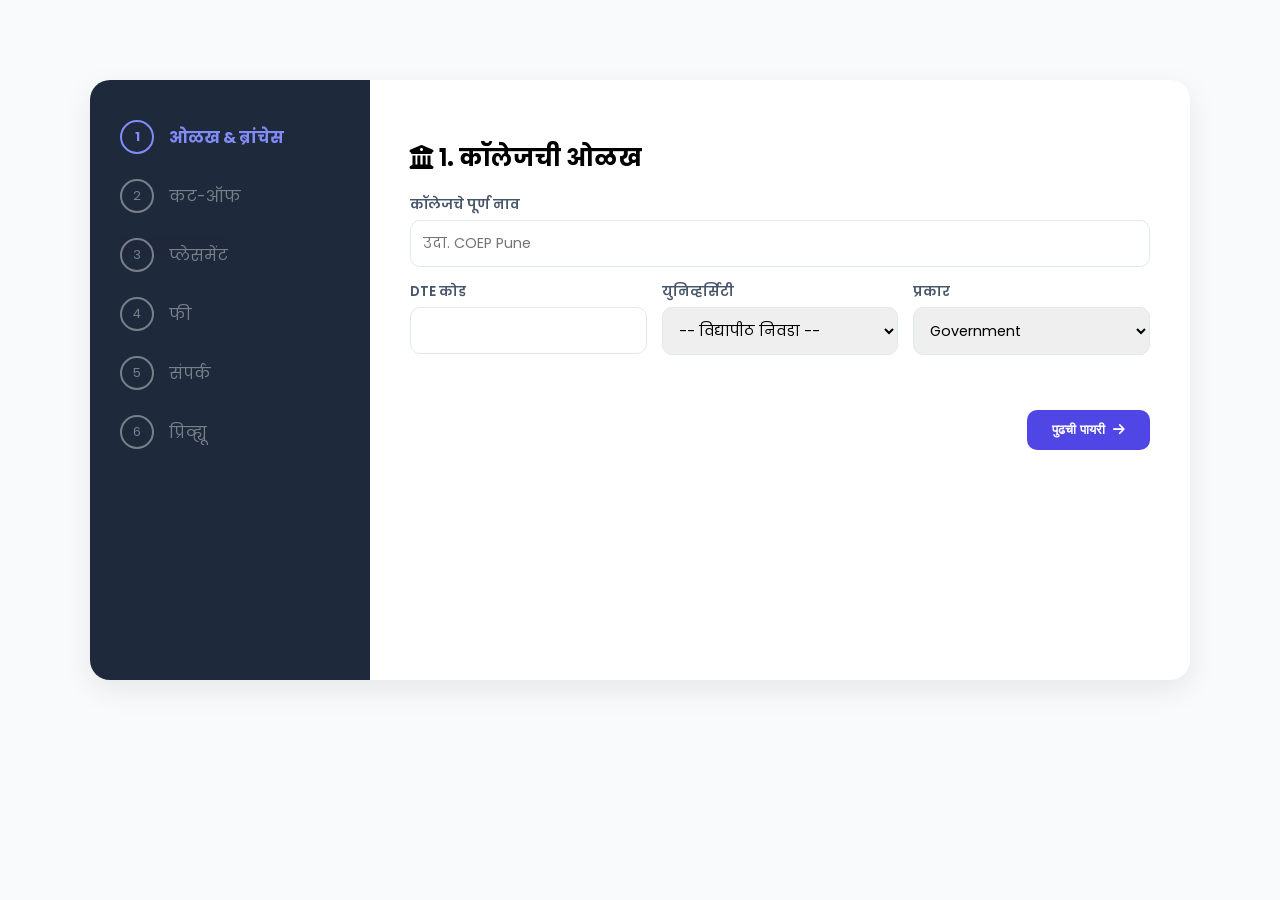
<file: college-list.html>
<!DOCTYPE html>
<html lang="mr">
<head>
    <meta charset="UTF-8">
    <meta name="viewport" content="width=device-width, initial-scale=1.0">
    <title>College Entry | Edulizer</title>
    <link rel="stylesheet" href="https://cdnjs.cloudflare.com/ajax/libs/font-awesome/6.4.0/css/all.min.css">
    <link href="https://fonts.googleapis.com/css2?family=Poppins:wght@300;400;600;700;800&display=swap" rel="stylesheet">
    <style>
        :root { 
            --primary: #4f46e5; 
            --success: #10b981;
            --dark: #1e293b; 
            --light-bg: #f8fafc; 
        }

        body { background-color: var(--light-bg); font-family: 'Poppins', sans-serif; margin: 0; }

        .form-container { max-width: 1100px; margin: 80px auto 30px auto; padding: 0 15px; }
        .wizard-card { background: white; border-radius: 20px; box-shadow: 0 10px 30px rgba(0,0,0,0.08); display: grid; grid-template-columns: 280px 1fr; overflow: hidden; min-height: 600px; }

        .wizard-sidebar { background: var(--dark); color: white; padding: 40px 30px; }
        .step-item { display: flex; align-items: center; gap: 15px; margin-bottom: 25px; opacity: 0.4; }
        .step-item.active { opacity: 1; color: #818cf8; font-weight: 700; }
        .step-num { width: 30px; height: 30px; border-radius: 50%; border: 2px solid currentColor; display: flex; align-items: center; justify-content: center; font-size: 0.8rem; }

        .wizard-content { padding: 40px; position: relative; width: 100%; box-sizing: border-box; overflow-x: hidden; }
        .step-content { display: none; animation: fadeIn 0.4s ease; }
        .step-content.active { display: block; }

        .input-grid { display: grid; grid-template-columns: repeat(3, 1fr); gap: 15px; margin-bottom: 20px; }
        .form-group { margin-bottom: 15px; }
        .form-group label { display: block; margin-bottom: 5px; font-weight: 600; color: #475569; font-size: 0.85rem; }
        input, select, textarea { width: 100%; padding: 12px; border: 1px solid #e2e8f0; border-radius: 10px; font-size: 0.9rem; box-sizing: border-box; font-family: inherit; }

        /* --- TABLE SYSTEM FIXES --- */
        .category-card { background: #ffffff; border: 1px solid #e2e8f0; border-radius: 12px; padding: 15px; margin-bottom: 25px; }
        .table-title { display: block; font-weight: 700; color: var(--primary); margin-bottom: 10px; }

        .table-responsive {
            width: 100%;
            overflow-x: auto; 
            border: 1px solid #e2e8f0;
            border-radius: 10px;
            -webkit-overflow-scrolling: touch;
            background: #ffffff;
        }

        .cutoff-table { border-collapse: separate; border-spacing: 0; width: max-content; min-width: 100%; }

        /* १. पहिला कॉलम (प्रवर्ग) - FIXED SIZE & STICKY */
        .cutoff-table th:first-child,
        .cutoff-table td:first-child {
            position: sticky;
            left: 0; 
            width: 130px !important; 
            min-width: 130px !important;
            max-width: 130px !important;
            z-index: 25; 
            background-color: #f8fafc !important; /* तिन्ही टेबलमध्ये सेम कलर */
            border-right: 2px solid #cbd5e1;
            text-align: left;
            padding-left: 12px;
            font-weight: 800;
            color: #1e293b;
        }

        /* २. हेडर्स कलर्स - तिन्ही टेबलसाठी सेम */
        /* पहिली ओळ (General, Ladies, etc.) */
        .cutoff-table thead tr:first-child th {
            background-color: #4f46e5 !important; 
            color: white !important;
            z-index: 10;
        }

        /* कोपऱ्यातला मुख्य 'प्रवर्ग' सेल - GHOSTING FIX */
        .cutoff-table thead tr:first-child th:first-child {
            z-index: 50 !important; 
            background-color: #3730a3 !important; 
        }

        /* दुसरी ओळ (% आणि Rank) */
        .cutoff-table thead tr:nth-child(2) th,
        .cutoff-table thead tr th[colspan="1"],
        .cutoff-table thead tr th:not([colspan]) { 
            background-color: #e0e7ff !important; 
            color: #4338ca !important;
            font-weight: 700;
            z-index: 5;
        }

        .cutoff-table th, .cutoff-table td {
            padding: 12px 10px;
            border-bottom: 1px solid #e2e8f0;
            border-right: 1px solid #f1f5f9;
            font-size: 0.8rem;
            white-space: nowrap; 
        }

        .cutoff-table td { background-color: #ffffff; }

        .cutoff-table input {
            width: 60px !important;
            padding: 6px;
            border: 1px solid #cbd5e1;
            border-radius: 6px;
            font-size: 0.75rem;
            text-align: center;
        }

        /* Footer & Nav */
        .btn-footer { margin-top: 30px; display: flex; justify-content: space-between; position: relative; z-index: 100; padding: 10px 0; background: #fff; }
        .btn-nav { padding: 12px 25px; border-radius: 10px; font-weight: 700; border: none; cursor: pointer; display: flex; align-items: center; gap: 8px; transition: 0.3s; }
        .btn-next { background: var(--primary); color: white; margin-left: auto; }
        .btn-prev { background: #f1f5f9; color: #475569; }

        @media (max-width: 768px) {
            .wizard-card { grid-template-columns: 1fr; }
            .wizard-sidebar { display: none; }
            .input-grid { grid-template-columns: 1fr; }
            .wizard-content { padding: 20px; }
            .cutoff-table { min-width: 850px; }
        }

        @keyframes fadeIn { from { opacity: 0; transform: translateY(10px); } to { opacity: 1; transform: translateY(0); } }
    </style>
</head>
<body>

<div class="form-container">
    <div class="wizard-card">
        <div class="wizard-sidebar">
            <div class="step-item active"><div class="step-num">1</div> ओळख & ब्रांचेस</div>
            <div class="step-item"><div class="step-num">2</div> कट-ऑफ</div>
            <div class="step-item"><div class="step-num">3</div> प्लेसमेंट</div>
            <div class="step-item"><div class="step-num">4</div> फी</div>
            <div class="step-item"><div class="step-num">5</div> संपर्क</div>
            <div class="step-item"><div class="step-num">6</div> प्रिव्ह्यू</div>
        </div>

        <div class="wizard-content">
            <form id="collegeMasterForm">
                
                <div class="step-content active">
                    <h2><i class="fas fa-university"></i> १. कॉलेजची ओळख</h2>
                    <div class="form-group"><label>कॉलेजचे पूर्ण नाव</label><input type="text" id="cName" placeholder="उदा. COEP Pune"></div>
                    <div class="input-grid">
                        <div class="form-group"><label>DTE कोड</label><input type="text" id="cCode"></div>
                        <div class="form-group">
                            <label>युनिव्हर्सिटी</label>
                            <select id="cUni" onchange="toggleOtherUni()">
                                <option value="">-- विद्यापीठ निवडा --</option>
                                <option value="SPPU">SPPU (पुणे)</option>
                                <option value="MU">MU (मुंबई)</option>
                                <option value="DBATU">DBATU</option>
                                <option value="Other">इतर</option>
                            </select>
                        </div>
                        <div class="form-group"><label>प्रकार</label><select id="cType"><option>Government</option><option>Private</option></select></div>
                    </div>
                </div>

                <div class="step-content">
                    <h2><i class="fas fa-chart-line"></i> २. प्रवर्गानुसार कट-ऑफ आणि रँक</h2>
                    
                    <div class="category-card">
                        <label class="table-title">टेबल १: मुख्य प्रवर्ग</label>
                        <div class="table-responsive">
                            <table class="cutoff-table">
                                <thead>
                                    <tr>
                                        <th rowspan="2">प्रवर्ग</th>
                                        <th colspan="2">General</th><th colspan="2">Ladies</th><th colspan="2">PWD</th>
                                    </tr>
                                    <tr>
                                        <th>%</th><th>Rank</th><th>%</th><th>Rank</th><th>%</th><th>Rank</th>
                                    </tr>
                                </thead>
                                <tbody>
                                    <tr><td class="cat-name">Open</td><td><input type="number"></td><td><input type="number"></td><td><input type="number"></td><td><input type="number"></td><td><input type="number"></td><td><input type="number"></td></tr>
                                    <tr><td class="cat-name">OBC</td><td><input type="number"></td><td><input type="number"></td><td><input type="number"></td><td><input type="number"></td><td><input type="number"></td><td><input type="number"></td></tr>
                                </tbody>
                            </table>
                        </div>
                    </div>

                    <div class="category-card">
                        <label class="table-title">टेबल २: VJ / NT प्रवर्ग</label>
                        <div class="table-responsive">
                            <table class="cutoff-table">
                                <thead>
                                    <tr>
                                        <th rowspan="2">प्रवर्ग</th>
                                        <th colspan="2">General</th><th colspan="2">Ladies</th>
                                    </tr>
                                    <tr>
                                        <th>%</th><th>Rank</th><th>%</th><th>Rank</th>
                                    </tr>
                                </thead>
                                <tbody>
                                    <tr><td class="cat-name">VJ / DT (A)</td><td><input type="number"></td><td><input type="number"></td><td><input type="number"></td><td><input type="number"></td></tr>
                                    <tr><td class="cat-name">NT-B (NT-1)</td><td><input type="number"></td><td><input type="number"></td><td><input type="number"></td><td><input type="number"></td></tr>
                                </tbody>
                            </table>
                        </div>
                    </div>

                    <div class="category-card">
                        <label class="table-title">टेबल ३: विशेष प्रवर्ग</label>
                        <div class="table-responsive">
                            <table class="cutoff-table">
                                <thead>
                                    <tr><th>प्रवर्ग</th><th>Cut-off (%)</th><th>Rank</th></tr>
                                </thead>
                                <tbody>
                                    <tr><td class="cat-name">SBC</td><td><input type="number"></td><td><input type="number"></td></tr>
                                    <tr><td class="cat-name">EWS</td><td><input type="number"></td><td><input type="number"></td></tr>
                                </tbody>
                            </table>
                        </div>
                    </div>
                </div>

                <div class="btn-footer">
                    <button type="button" class="btn-nav btn-prev" id="prevBtn" onclick="changeStep(-1)" style="display:none;"><i class="fas fa-arrow-left"></i> मागे</button>
                    <button type="button" class="btn-nav btn-next" id="nextBtn" onclick="changeStep(1)">पुढची पायरी <i class="fas fa-arrow-right"></i></button>
                </div>

            </form>
        </div>
    </div>
</div>

<script>
    let currentStep = 0;
    const steps = document.querySelectorAll(".step-content");
    const stepItems = document.querySelectorAll(".step-item");

    function showStep(n) {
        steps.forEach((s, i) => {
            s.classList.toggle("active", i === n);
            if(stepItems[i]) stepItems[i].classList.toggle("active", i === n);
        });
        document.getElementById("prevBtn").style.display = (n === 0) ? "none" : "flex";
    }

    function changeStep(n) {
        currentStep += n;
        showStep(currentStep);
        window.scrollTo(0,0);
    }
</script>
</body>
                                    </html>
</file>
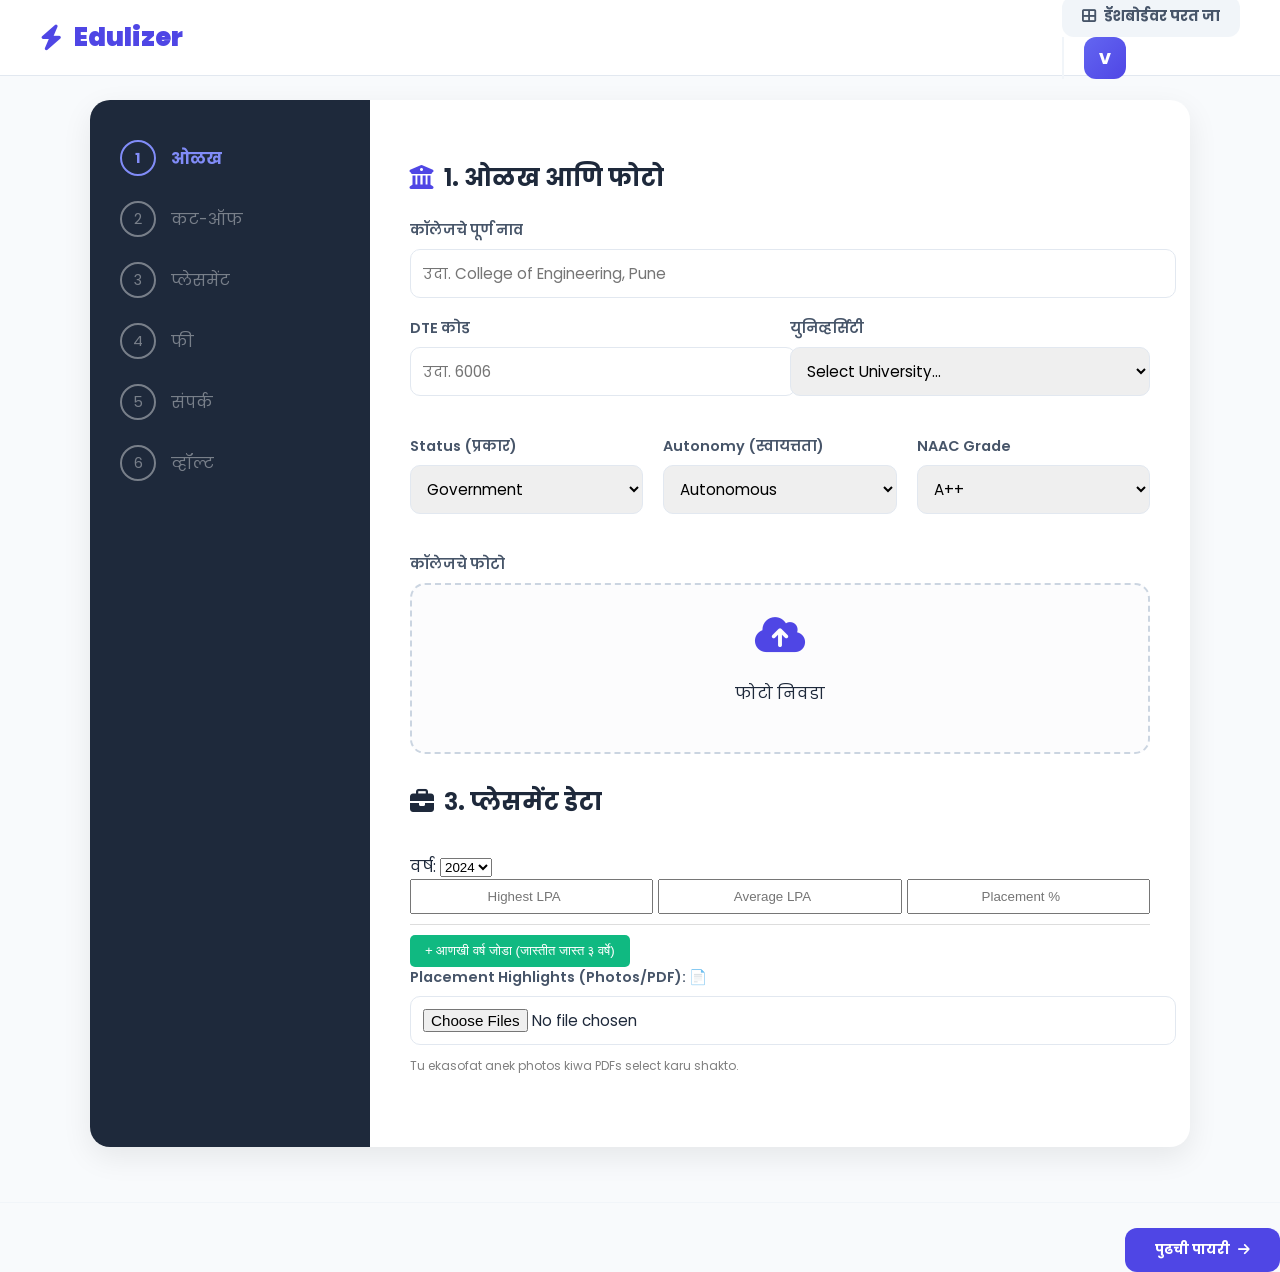
<file: college_list.html>
<!DOCTYPE html>
<html lang="mr">
<head>
    <meta charset="UTF-8">
    <meta name="viewport" content="width=device-width, initial-scale=1.0">
    <title>College Entry | Edulizer</title>
    <link rel="stylesheet" href="https://cdnjs.cloudflare.com/ajax/libs/font-awesome/6.4.0/css/all.min.css">
    <link href="https://fonts.googleapis.com/css2?family=Poppins:wght@300;400;600;700;800&display=swap" rel="stylesheet">
    <style>
        :root {
            --primary-color: #4f46e5;
            --bg-color: #f8fafc;
            --dark-blue: #1e293b;
        }

        body { 
            background-color: var(--bg-color); 
            font-family: 'Poppins', sans-serif; 
            margin: 0; 
            color: #1e293b;
        }

        .form-container { max-width: 1100px; margin: 100px auto 30px auto; padding: 0 15px; }

        .wizard-card {
            background: white;
            border-radius: 20px;
            box-shadow: 0 10px 30px rgba(0,0,0,0.08);
            display: grid;
            grid-template-columns: 280px 1fr;
            overflow: hidden;
            min-height: 650px;
        }

        /* Sidebar Steps */
        .wizard-sidebar { background: var(--dark-blue); color: white; padding: 40px 30px; }
        .step-item { display: flex; align-items: center; gap: 15px; margin-bottom: 25px; opacity: 0.4; transition: 0.3s; cursor: default; }
        .step-item.active { opacity: 1; color: #818cf8; font-weight: 700; }
        .step-num { 
            width: 32px; height: 32px; border-radius: 50%; border: 2px solid currentColor; 
            display: flex; align-items: center; justify-content: center; font-size: 0.9rem;
        }

        /* Content Area */
        .wizard-content { padding: 40px; position: relative; }
        .step-content { display: none; animation: slideIn 0.4s ease; }
        .step-content.active { display: block; }

        h2 { color: var(--dark-blue); margin-bottom: 25px; font-size: 1.5rem; display: flex; align-items: center; gap: 10px; font-weight: 700; }

        /* Modern Header */
        .glass-nav {
            background: rgba(255, 255, 255, 0.95); backdrop-filter: blur(10px);
            border-bottom: 1px solid #e2e8f0; position: fixed;
            top: 0; left: 0; width: 100%; z-index: 1000; height: 75px;
            display: flex; align-items: center;
        }

        .nav-container {
            width: 100%; max-width: 1200px; margin: 0 auto; padding: 0 25px;
            display: flex; justify-content: space-between; align-items: center;
        }

        .logo-brand { display: flex; align-items: center; gap: 12px; font-size: 1.6rem; font-weight: 900; color: var(--primary-color); text-decoration: none; }
        
        .back-link {
            text-decoration: none; display: flex; align-items: center; gap: 8px;
            background: #f1f5f9; color: #475569; padding: 10px 20px;
            border-radius: 12px; font-weight: 700; font-size: 0.9rem; transition: 0.3s ease;
        }
        .back-link:hover { background: var(--primary-color); color: white; }

        .user-profile-nav { display: flex; align-items: center; gap: 15px; padding-left: 20px; border-left: 2px solid #f1f5f9; }
        .user-avatar {
            width: 42px; height: 42px; background: linear-gradient(135deg, #6366f1, #4f46e5);
            color: white; border-radius: 12px; display: flex; align-items: center; justify-content: center; font-weight: 800;
        }

        /* Form Grid & Controls */
        .input-grid { display: grid; grid-template-columns: repeat(auto-fit, minmax(220px, 1fr)); gap: 20px; margin-bottom: 20px; }
        .form-group { margin-bottom: 20px; }
        .form-group label { display: block; margin-bottom: 8px; font-weight: 600; color: #475569; font-size: 0.9rem; }
        .form-group input, .form-group select, .form-group textarea { 
            width: 100%; padding: 12px; border: 1px solid #e2e8f0; border-radius: 10px; font-size: 0.95rem; transition: 0.3s; font-family: inherit;
        }
        .form-group input:focus { border-color: var(--primary-color); outline: none; box-shadow: 0 0 0 3px rgba(79, 70, 229, 0.1); }

        /* Cut-off Hub Matrix */
        .cutoff-header { display: grid; grid-template-columns: 120px 1fr 1fr 1fr; gap: 10px; background: var(--dark-blue); color: white; padding: 12px; border-radius: 10px; font-size: 0.8rem; text-align: center; font-weight: 600; margin-bottom: 10px; }
        .cutoff-grid { display: grid; grid-template-columns: 120px 1fr 1fr 1fr; gap: 15px; align-items: center; padding: 15px 0; border-bottom: 1px solid #e2e8f0; }
        .cat-title { font-weight: 800; color: var(--primary-color); font-size: 1rem; }
        .input-pair { display: flex; gap: 5px; }
        .input-pair input { width: 50% !important; padding: 8px !important; text-align: center; }

        .section-divider { margin: 40px 0 20px 0; padding: 12px 15px; background: #f1f5f9; border-left: 5px solid var(--primary-color); font-size: 1.1rem; font-weight: 700; border-radius: 0 8px 8px 0; }
        .others-grid { display: grid; grid-template-columns: repeat(auto-fit, minmax(300px, 1fr)); gap: 20px; }

        /* Upload Container */
        .upload-container { border: 2px dashed #cbd5e1; padding: 30px; border-radius: 15px; text-align: center; cursor: pointer; background: #fcfcfd; transition: 0.3s; }
        .upload-container:hover { border-color: var(--primary-color); background: #f5f3ff; }
        .upload-container i { font-size: 2.5rem; color: var(--primary-color); margin-bottom: 10px; }

        /* Footer Buttons */
        .btn-footer { margin-top: 40px; padding-top: 25px; border-top: 1px solid #f1f5f9; display: flex; justify-content: space-between; align-items: center; }
        .btn-nav { padding: 12px 30px; border-radius: 12px; font-weight: 700; border: none; cursor: pointer; transition: 0.3s; display: flex; align-items: center; gap: 8px; font-family: 'Poppins'; }
        .btn-next { background: var(--primary-color); color: white; margin-left: auto; }
        .btn-prev { background: #f1f5f9; color: #475569; }

        @keyframes slideIn { from { opacity: 0; transform: translateX(20px); } to { opacity: 1; transform: translateX(0); } }

        /* Mobile View Fix */
        @media (max-width: 850px) {
            .wizard-card { grid-template-columns: 1fr; }
            .wizard-sidebar { display: none; }
            .cutoff-header { display: none; }
            .cutoff-grid { grid-template-columns: 1fr; background: #ffffff; border: 1px solid #e2e8f0; padding: 20px; border-radius: 15px; margin-bottom: 20px; }
            .cat-title { text-align: center; margin-bottom: 10px; }
            .input-pair { flex-direction: column; }
            .input-pair input { width: 100% !important; height: 45px; }
            .input-pair:nth-child(2)::before { content: "GENERAL (Rank & %)"; font-size: 0.7rem; font-weight: 700; color: #64748b; }
            .input-pair:nth-child(3)::before { content: "PWD (Rank & %)"; font-size: 0.7rem; font-weight: 700; color: #64748b; }
            .input-pair:nth-child(4)::before { content: "DEFENSE (Rank & %)"; font-size: 0.7rem; font-weight: 700; color: #64748b; }
        }
    </style>
</head>
<body>

<nav class="glass-nav">
    <div class="nav-container">
        <a href="dashboard.html" class="logo-brand"><i class="fas fa-bolt"></i><span>Edulizer</span></a>
        <div class="nav-right">
            <a href="dashboard.html" class="back-link"><i class="fas fa-th-large"></i><span>डॅशबोर्डवर परत जा</span></a>
            <div class="user-profile-nav">
                <div class="user-avatar" id="navInitial">V</div>
            </div>
        </div>
    </div>
</nav>

<div class="form-container">
    <div class="wizard-card">
        <div class="wizard-sidebar">
            <div class="step-item active"><div class="step-num">1</div> ओळख</div>
            <div class="step-item"><div class="step-num">2</div> कट-ऑफ</div>
            <div class="step-item"><div class="step-num">3</div> प्लेसमेंट</div>
            <div class="step-item"><div class="step-num">4</div> फी</div>
            <div class="step-item"><div class="step-num">5</div> संपर्क</div>
            <div class="step-item"><div class="step-num">6</div> व्हॉल्ट</div>
        </div>

        <div class="wizard-content">
            <form id="collegeMasterForm">
                
                <div class="step-content active">
                    <h2><i class="fas fa-university" style="color: var(--primary-color);"></i> १. ओळख आणि फोटो</h2>
                    <div class="form-group"><label>कॉलेजचे पूर्ण नाव</label><input type="text" id="cName" required placeholder="उदा. College of Engineering, Pune"></div>
                    <div class="input-grid">
                        <div class="form-group"><label>DTE कोड</label><input type="number" id="cCode" placeholder="उदा. 6006"></div>
                        <div class="form-group">
                            <label>युनिव्हर्सिटी</label>
                            <select id="cUni">
                                    <option value="">Select University...</option>
    
    <option value="SPPU">SPPU (Savitribai Phule Pune University)</option>
    <option value="MU">MU (Mumbai University)</option>
    <option value="RTMNU">RTMNU (Rashtrasant Tukadoji Maharaj Nagpur University)</option>
    <option value="DBATU">DBATU (Dr. Babasaheb Ambedkar Technological University)</option>
    <option value="SUK">SUK (Shivaji University, Kolhapur)</option>
    <option value="SGBAU">SGBAU (Sant Gadge Baba Amravati University)</option>
    <option value="BAMU">Dr. BAMU (Dr. Babasaheb Ambedkar Marathwada University)</option>
    <option value="KBCNMU">KBCNMU (Kavayitri Bahinabai Chaudhari North Maharashtra University)</option>
    <option value="SRTMUN">SRTMUN (Swami Ramanand Teerth Marathwada University)</option>
    <option value="PAHSUS">PAHSUS (Punyashlok Ahilyadevi Holkar Solapur University)</option>
    <option value="GUG">GUG (Gondwana University, Gadchiroli)</option>
    
    <option value="Other">Other </option>
                            </select>
                        </div>
                    </div>
                    <div class="form-group" id="otherUniDiv" style="display: none; animation: fadeIn 0.3s;">
                            <label>इतर युनिव्हर्सिटीचे नाव सांगा</label>
                            <input type="text" id="cUniOther" placeholder="युनिव्हर्सिटीचे पूर्ण नाव लिहा">
                        </div>

                        <div class="input-grid">
                            <div class="form-group">
                                <label>Status (प्रकार)</label>
                                <select id="cStatus">
                                    <option value="Govt">Government</option>
                                    <option value="Private">Private</option>
                                    <option value="Aided">Aided (अनुदानित)</option>
                                    <option value="Deemed">Deemed University</option>
                                </select>
                            </div>
                            <div class="form-group">
                                <label>Autonomy (स्वायत्तता)</label>
                                <select id="cAuto">
                                    <option value="Autonomous">Autonomous</option>
                                    <option value="Non-Autonomous">Non-Autonomous</option>
                                </select>
                            </div>
                            <div class="form-group">
                                <label>NAAC Grade</label>
                                <select id="cGrade">
                                    <option value="A++">A++</option>
                                    <option value="A+">A+</option>
                                    <option value="A">A</option>
                                    <option value="B++">B++</option>
                                    <option value="B+">B+</option>
                                    <option value="B">B</option>
                                    <option value="C">C</option>
                                    <option value="Not Accredited">अद्याप मिळालेला नाही</option>
                                </select>
                            </div>
                        </div>
                    <div class="form-group">
                        <label>कॉलेजचे फोटो</label>
                        <div class="upload-container" onclick="document.getElementById('cPhotos').click()">
                            <i class="fas fa-cloud-upload-alt"></i><p>फोटो निवडा</p>
                            <input type="file" id="cPhotos" multiple hidden accept="image/*">
                        </div>
                        <div id="photoPreview" style="display: flex; gap: 10px; margin-top: 10px; flex-wrap: wrap;"></div>
                    </div>
                </div>

                <div class="step-content">
                  <h2><i class="fas fa-chart-line" style="color: #10b981;"></i> २. कॅटेगरी वाईज कट-ऑफ</h2>
    <p style="color: #64748b; font-size: 0.8rem; margin-bottom: 20px;">
        प्रत्येक प्रवर्गाचा 'Merit Rank' आणि 'Percentile' अचूक भरा. रिकामे सोडल्यास तो डेटा ग्राह्य धरला जाणार नाही.
    </p>

    <div class="cutoff-header">
        <div class="header-cell">प्रवर्ग (Category)</div>
        <div class="header-cell">General (Rank/%)</div>
        <div class="header-cell">PWD (Rank/%)</div>
        <div class="header-cell">Defense (Rank/%)</div>
    </div>

    <div class="category-block">
        <div class="cutoff-grid">
            <div class="cat-title">Open</div>
            <div class="input-pair"><input type="number" id="openGenR" placeholder="Rank"><input type="text" id="openGenP" placeholder="%"></div>
            <div class="input-pair"><input type="number" id="openPwdR" placeholder="Rank"><input type="text" id="openPwdP" placeholder="%"></div>
            <div class="input-pair"><input type="number" id="openDefR" placeholder="Rank"><input type="text" id="openDefP" placeholder="%"></div>
        </div>

        <div class="cutoff-grid">
            <div class="cat-title">OBC</div>
            <div class="input-pair"><input type="number" id="obcGenR" placeholder="Rank"><input type="text" id="obcGenP" placeholder="%"></div>
            <div class="input-pair"><input type="number" id="obcPwdR" placeholder="Rank"><input type="text" id="obcPwdP" placeholder="%"></div>
            <div class="input-pair"><input type="number" id="obcDefR" placeholder="Rank"><input type="text" id="obcDefP" placeholder="%"></div>
        </div>

        <div class="cutoff-grid">
            <div class="cat-title">SC</div>
            <div class="input-pair"><input type="number" id="scGenR" placeholder="Rank"><input type="text" id="scGenP" placeholder="%"></div>
            <div class="input-pair"><input type="number" id="scPwdR" placeholder="Rank"><input type="text" id="scPwdP" placeholder="%"></div>
            <div class="input-pair"><input type="number" id="scDefR" placeholder="Rank"><input type="text" id="scDefP" placeholder="%"></div>
        </div>

        <div class="cutoff-grid">
            <div class="cat-title">ST</div>
            <div class="input-pair"><input type="number" id="stGenR" placeholder="Rank"><input type="text" id="stGenP" placeholder="%"></div>
            <div class="input-pair"><input type="number" id="stPwdR" placeholder="Rank"><input type="text" id="stPwdP" placeholder="%"></div>
            <div class="input-pair"><input type="number" id="stDefR" placeholder="Rank"><input type="text" id="stDefP" placeholder="%"></div>
        </div>
    </div>

    <h3 class="section-divider">VJ / NT & Others</h3>
    <div class="others-grid">
        <div class="other-item"><label>VJ / DT (A)</label> <div class="input-pair"><input type="number" id="vjRank"><input type="text" id="vjPer"></div></div>
        <div class="other-item"><label>NT-B (1)</label> <div class="input-pair"><input type="number" id="nt1Rank"><input type="text" id="nt1Per"></div></div>
        <div class="other-item"><label>NT-C (2)</label> <div class="input-pair"><input type="number" id="nt2Rank"><input type="text" id="nt2Per"></div></div>
        <div class="other-item"><label>NT-D (3)</label> <div class="input-pair"><input type="number" id="nt3Rank"><input type="text" id="nt3Per"></div></div>
        <div class="other-item"><label>SBC</label> <div class="input-pair"><input type="number" id="sbcRank"><input type="text" id="sbcPer"></div></div>
        <div class="other-item"><label>SEBC (Maratha)</label> <div class="input-pair"><input type="number" id="sebcRank"><input type="text" id="sebcPer"></div></div>
    </div>

    <h3 class="section-divider scheme-color">Economic & Special Schemes</h3>
    <div class="others-grid">
        <div class="other-item"><label>EBC (Open Econ)</label> <div class="input-pair"><input type="number" id="ebcRank"><input type="text" id="ebcPer"></div></div>
        <div class="other-item"><label>EWS (10%)</label> <div class="input-pair"><input type="number" id="ewsRank"><input type="text" id="ewsPer"></div></div>
        <div class="other-item"><label>TFWS (5%)</label> <div class="input-pair"><input type="number" id="tfwsRank"><input type="text" id="tfwsPer"></div></div>
        <div class="other-item"><label>Orphan (अनाथ)</label> <div class="input-pair"><input type="number" id="orphanRank"><input type="text" id="orphanPer"></div></div>
    </div>
</div>

           <h2><i class="fas fa-briefcase"></i> ३. प्लेसमेंट डेटा</h2>
    
    <div id="placement-container">
        <div class="placement-row" style="border-bottom: 1px solid #ddd; padding: 10px 0;">
            <div class="input-group">
                <label>वर्ष:</label>
                <select class="year-select">
                    <option value="2024">2024</option>
                    <option value="2023">2023</option>
                    <option value="2022">2022</option>
                </select>
            </div>
            <div class="input-pair">
                <input type="number" placeholder="Highest LPA">
                <input type="number" placeholder="Average LPA">
                <input type="number" placeholder="Placement %">
            </div>
        </div>
    </div>

    <button type="button" id="addYearBtn" style="margin-top: 10px; background: #10b981; color: white; border: none; padding: 8px 15px; border-radius: 5px; cursor: pointer;">
        + आणखी वर्ष जोडा (जास्तीत जास्त ३ वर्षे)
    </button>

  <div class="form-group">
    <label>Placement Highlights (Photos/PDF): 📄</label>
    <input type="file" id="placementProof" accept=".pdf, image/*" multiple>
    <p style="font-size: 12px; color: gray;">Tu ekasofat anek photos kiwa PDFs select karu shakto.</p>
    <div id="placementPreview" style="display: flex; gap: 10px; margin-top: 10px; flex-wrap: wrap;"></div>
</div>
</div>
        <div class="step-content">
                    <h2><i class="fas fa-wallet" style="color: #f59e0b;"></i> ४. फी आणि स्कॉलरशिप</h2>
                    <div class="input-grid">
                        <div class="form-group"><label>Open Category Fee</label><input type="number" id="feeOpen" placeholder="00000"></div>
                        <div class="form-group"><label>OBC / EBC Fee</label><input type="number" id="feeObc" placeholder="00000"></div>
                        <div class="form-group"><label>SC / ST Fee</label><input type="number" id="feeScst" placeholder="00000"></div>
                        <div class="form-group"><label>VJ / NT / SBC Fee</label><input type="number" id="feeVjnt" placeholder="00000"></div>
                        <div class="form-group"><label>TFWS Fee</label><input type="number" id="feeTfws" placeholder="00000"></div>
                    </div>
                    <h3 class="section-divider">Hostel Facility</h3>
                    <div class="input-grid">
                        <div class="form-group"><label>Hostel Fee (Per Year)</label><input type="number" id="feeHostel" placeholder="00000"></div>
                        <div class="form-group"><label>Mess Fee (Per Month)</label><input type="number" id="feeMess" placeholder="0000"></div>
                    </div>
                </div>

                <div class="step-content" id="step4">
    <h2><i class="fas fa-wallet" style="color: #f59e0b;"></i> ४. फी आणि स्कॉलरशिप</h2>

    <div class="fee-section" style="background: #f8fafc; padding: 15px; border-radius: 10px; margin-bottom: 20px;">
        <h3 style="font-size: 16px; margin-bottom: 10px; color: #1e293b; border-bottom: 2px solid #e2e8f0;">कॉलेज फी (प्रति वर्ष)</h3>
        <div class="fee-grid" style="display: grid; grid-template-columns: 1fr 1fr; gap: 12px;">
            <div class="form-group"><label>Open Category:</label><input type="number" id="openFee" placeholder="00"></div>
            <div class="form-group"><label>OBC/EBC:</label><input type="number" id="obcFee" placeholder="00"></div>
            <div class="form-group"><label>SC/ST:</label><input type="number" id="scstFee" placeholder="00"></div>
            <div class="form-group"><label>VJ/NT/SBC:</label><input type="number" id="vjntFee" placeholder="00"></div>
            <div class="form-group"><label>TFWS Fee:</label><input type="number" id="tfwsFee" placeholder="00"></div>
        </div>

       <div class="pwd-section" style="margin-top: 15px; padding: 15px; background: #ffffff; border: 1px solid #e2e8f0; border-radius: 12px;">
    <label style="font-weight: 700; color: #1e293b; display: block; margin-bottom: 12px;">विद्यार्थी दिव्यांग (PWD) आहे का?</label>
    
    <div style="display: flex; gap: 25px; align-items: center; margin-bottom: 5px;">
        <label style="display: flex; align-items: center; gap: 8px; cursor: pointer; font-size: 0.95rem;">
            <input type="radio" name="isPwd" value="no" checked onclick="togglePwdCategory(false)" style="width: 18px; height: 18px; accent-color: #4f46e5;"> नाही (No)
        </label>
        <label style="display: flex; align-items: center; gap: 8px; cursor: pointer; font-size: 0.95rem;">
            <input type="radio" name="isPwd" value="yes" onclick="togglePwdCategory(true)" style="width: 18px; height: 18px; accent-color: #4f46e5;"> हो (Yes)
        </label>
    </div>

    <div id="pwdCategoryDiv" style="display: none; margin-top: 15px; border-top: 1px solid #f1f5f9; padding-top: 15px; animation: fadeIn 0.3s;">
        <div class="form-group">
            <label style="font-size: 0.85rem; color: #64748b;">कोणत्या कॅटेगरीच्या PWD साठी फी टाकायची आहे?</label>
            <select id="pwdCatSelect" onchange="showPwdInput()" style="width: 100%; padding: 10px; border-radius: 8px; border: 1px solid #cbd5e1; margin-top: 5px; font-family: 'Poppins';">
                <option value="">-- निवडा --</option>
                <option value="open-pwd">Open-PWD</option>
                <option value="obc-pwd">OBC-PWD</option>
                <option value="scst-pwd">SC/ST-PWD</option>
                <option value="other-pwd">इतर (Common PWD Fee)</option>
            </select>
        </div>
        
        <div id="pwdAmountDiv" style="margin-top: 12px; display: none;">
            <label id="pwdAmountLabel" style="font-size: 0.85rem; color: #64748b;">फीची रक्कम:</label>
            <input type="number" id="pwdAmountInput" placeholder="रक्कम टाका" style="width: 100%; padding: 10px; border-radius: 8px; border: 1px solid #cbd5e1; margin-top: 5px;">
        </div>
    </div>
</div>
    </div>

    <div class="hostel-section" style="background: #f0fdf4; padding: 15px; border-radius: 10px; margin-bottom: 20px;">
        <h3 style="font-size: 16px; margin-bottom: 10px; color: #166534; border-bottom: 2px solid #bbf7d0;">वसतिगृह आणि मेस (Hostel & Mess)</h3>
        <label><input type="checkbox" id="hasHostel" onclick="toggleHostelInput()"> आमच्या कॉलेजला हॉस्टेल सुविधा आहे</label>
        
        <div id="hostelInputDiv" style="display: none; margin-top: 12px; grid-template-columns: 1fr 1fr; gap: 12px;">
            <div class="form-group"><label>Hostel Fee:</label><input type="number" id="hostelFee" placeholder="00"></div>
            <div class="form-group"><label>Mess Fee:</label><input type="number" id="messFee" placeholder="00"></div>
        </div>
    </div>

    <div class="form-group">
        <label>Detailed Fee Structure (PDF/Image): 📂</label>
        <input type="file" id="feeProof" accept=".pdf, image/*" multiple>
        <div id="feePreview" style="display: flex; gap: 10px; margin-top: 10px; flex-wrap: wrap;"></div>
    </div>
             </div> </div>                    <div id="vaultPreview" style="margin-top: 15px; display: grid; grid-template-columns: 1fr 1fr; gap: 10px;"></div>
                </div>

                <div class="btn-footer">
                    <button type="button" class="btn-nav btn-prev" id="prevBtn" onclick="changeStep(-1)" style="display: none;"><i class="fas fa-arrow-left"></i> मागे</button>
                    <button type="button" class="btn-nav btn-next" id="nextBtn" onclick="changeStep(1)">पुढची पायरी <i class="fas fa-arrow-right"></i></button>
                </div>
            </form>
        </div>
    </div>
</div>

<script>
    let currentStep = 0;
    const steps = document.querySelectorAll(".step-content");
    const stepItems = document.querySelectorAll(".step-item");

    function showStep(n) {
        steps.forEach((step, index) => {
            step.style.display = (index === n) ? "block" : "none";
            stepItems[index].classList.toggle("active", index === n);
        });

        document.getElementById("prevBtn").style.display = (n === 0) ? "none" : "flex";
        const nextBtn = document.getElementById("nextBtn");
        
        if (n === (steps.length - 1)) {
            nextBtn.innerHTML = 'माहिती जतन करा <i class="fas fa-check"></i>';
            nextBtn.style.background = "#10b981";
        } else {
            nextBtn.innerHTML = 'पुढची पायरी <i class="fas fa-arrow-right"></i>';
            nextBtn.style.background = "#4f46e5";
        }
    }

    function changeStep(n) {
        if (n === 1 && currentStep === steps.length - 1) {
            alert("कॉलेज डेटा यशस्वीरित्या सेव्ह झाला!");
            window.location.href = 'dashboard.html';
            return;
        }
        currentStep += n;
        showStep(currentStep);
        window.scrollTo(0,0);
    }

    // Add Year Placement Logic
    document.getElementById('addYearBtn').addEventListener('click', () => {
        const container = document.getElementById('placement-container');
        const row = document.querySelector('.placement-row').cloneNode(true);
        row.querySelectorAll('input').forEach(input => input.value = "");
        container.appendChild(row);
    });

    // Vault File Preview
    const vaultInput = document.getElementById('vaultDocs');
    if(vaultInput) {
        vaultInput.addEventListener('change', function() {
            const preview = document.getElementById('vaultPreview');
            preview.innerHTML = "";
            Array.from(this.files).forEach(file => {
                const div = document.createEl   <h2><i class="fas fa-chart-line" style="color: #10b981;"></i> २. कॅटेगरी वाईज कट-ऑफ</h2>
                    <div class="cutoff-header">
                        <div>Category</div><div>General</div><div>PWD</div><div>Defense</div>
                    </div>
                    <div class="cutoff-grid">
                        <div class="cat-title">Open</div>
                        <div class="input-pair"><input type="number" placeholder="R"><input type="text" placeholder="%"></div>
                        <div class="input-pair"><input type="number" placeholder="R"><input type="text" placeholder="%"></div>
                        <div class="input-pair"><input type="number" placeholder="R"><input type="text" placeholder="%"></div>
                    </div>
                    <div class="cutoff-grid"><div class="cat-title">OBC</div><div class="input-pair"><input type="number" placeholder="R"><input type="text" placeholder="%"></div><div class="input-pair"><input type="number" placeholder="R"><input type="text" placeholder="%"></div><div class="input-pair"><input type="number" placeholder="R"><input type="text" placeholder="%"></div></div>
                </div>

                <div class="step-content">
                    <h2><i class="fas fa-briefcase"></i> ३. प्लेसमेंट डेटा</h2>
                    <div id="placement-container">
                        <div class="placement-row" style="padding: 15px; border: 1px solid #eee; border-radius: 10px; margin-bottom: 10px;">
                            <div class="input-grid">
                                <div class="form-group"><label>वर्ष</label><select><option>2024</option><option>2023</option></select></div>
                                <div class="form-group"><label>Highest LPA</label><input type="number"></div>
                                <div class="form-group"><label>Average LPA</label><input type="number"></div>
                            </div>
                        </div>
                    </div>
                    <button type="button" id="addYearBtn" style="background:#10b981; color:white; border:none; padding:10px; border-radius:8px; cursor:pointer;">+ वर्ष जोडा</button>
                </div>

                <div class="step-content">
                    <h2><i class="fas fa-wallet" style="color: #f59e0b;"></i> ४. फी आणि स्कॉलरशिप</h2>
                    <div class="others-grid">
                        <div class="form-group"><label>Open Fee</label><input type="number"></div>
                        <div class="form-group"><label>OBC Fee</label><input type="number"></div>
                    </div>
                </div>

                <div class="step-content">
                    <h2><i class="fas fa-headset" style="color: #f59e0b;"></i> ५. संपर्क</h2>
                    <div class="input-grid">
                        <div class="form-group"><label>Phone</label><input type="tel"></div>
                        <div class="form-group"><label>Email</label><input type="email"></div>
                    </div>
                    <div class="form-group"><label>Address</label><textarea rows="3" style="width:100%; border-radius:10px; border:1px solid #eee;"></textarea></div>
                </div>

                <div class="step-content">
                    <h2><i class="fas fa-vault" style="color: #6366f1;"></i> ६. व्हॉल्ट (Documents)</h2>
                    <p style="font-size: 0.85rem; color: #64748b; margin-bottom: 20px;">कॉलेजचे अधिकृत ब्रोशर, फी स्ट्रक्चर PDF किंवा महत्त्वाचे पुरावे इथे अपलोड करा.</p>
                    <div class="upload-container" onclick="document.getElementById('vaultDocs').click()">
                        <i class="fas fa-file-shield"></i>
                        <p>PDF किंवा कागदपत्रे निवडण्यासाठी क्लिक करा</p>
                        <input type="file" id="vaultDocs" multiple hidden accept=".pdf,.doc,.docx">
                    </div>
                    <div id="vaultPreview" style="margin-top: 15px; display: grid; grid-template-columns: 1fr 1fr; gap: 10px;"></div>
                </div>

                <div class="btn-footer">
                    <button type="button" class="btn-nav btn-prev" id="prevBtn" onclick="changeStep(-1)" style="display: none;"><i class="fas fa-arrow-left"></i> मागे</button>
                    <button type="button" class="btn-nav btn-next" id="nextBtn" onclick="changeStep(1)">पुढची पायरी <i class="fas fa-arrow-right"></i></button>
                </div>
            </form>
        </div>
    </div>
</div>

<script>
    let currentStep = 0;
    const steps = document.querySelectorAll(".step-content");
    const stepItems = document.querySelectorAll(".step-item");

    function showStep(n) {
        steps.forEach((step, index) => {
            step.style.display = (index === n) ? "block" : "none";
            stepItems[index].classList.toggle("active", index === n);
        });

        document.getElementById("prevBtn").style.display = (n === 0) ? "none" : "flex";
        const nextBtn = document.getElementById("nextBtn");
        if (n === (steps.length - 1)) {
            nextBtn.innerHTML = 'माहिती जतन करा <i class="fas fa-check"></i>';
            nextBtn.style.background = "#10b981";
        } else {
            nextBtn.innerHTML = 'पुढची पायरी <i class="fas fa-arrow-right"></i>';
            nextBtn.style.background = "#4f46e5";
        }
    }

    function changeStep(n) {
        if (n === 1 && currentStep === steps.length - 1) {
            alert("कॉलेज डेटा यशस्वीरित्या सेव्ह झाला!");
            window.location.href = 'dashboard.html';
            return;
        }
        currentStep += n;
        showStep(currentStep);
    }

    // Vault File Preview
    const vaultInput = document.getElementById('vaultDocs');
    if(vaultInput) {
        vaultInput.addEventListener('change', function() {
            const preview = document.getElementById('vaultPreview');
            preview.innerHTML = "";
            Array.from(this.files).forEach(file => {
                const div = document.createElement('div');
                div.style = "background:#f1f5f9; padding:10px; border-radius:8px; display:flex; align-items:center; gap:10px; font-size:0.8rem;";
                div.innerHTML = `<i class="fas fa-file-pdf" style="color:red"></i> <span>${file.name}</span>`;
                preview.appendChild(div);
            });
        });
    }

    // Initial load
    document.addEventListener("DOMContentLoaded", () => {
        showStep(currentStep);
    });
</script>

</body>
</html>
</file>
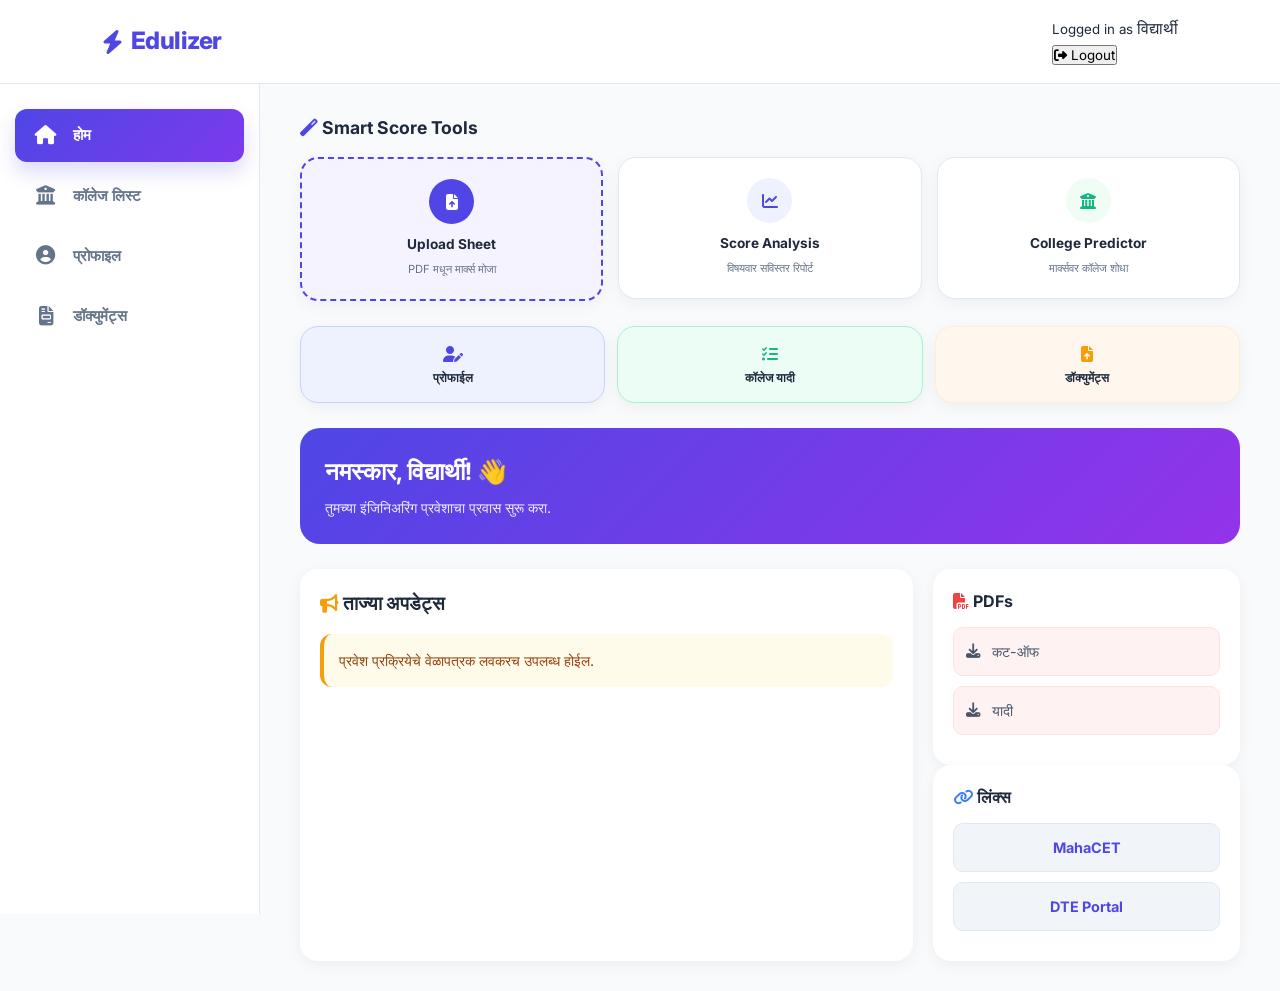
<file: dashboard.html>
<!DOCTYPE html>
<html lang="mr">
<head>
    <meta charset="UTF-8">
    <meta name="viewport" content="width=device-width, initial-scale=1.0">
    <title>Dashboard | Edulizer</title>
    <link rel="stylesheet" href="css/style.css">
    <link rel="stylesheet" href="https://cdnjs.cloudflare.com/ajax/libs/font-awesome/6.4.0/css/all.min.css">
    <style>
        /* डॅशबोर्ड विशेष डिझाइन */
        .card { background: white; padding: 20px; border-radius: 18px; box-shadow: 0 4px 15px rgba(0,0,0,0.05); transition: 0.3s; }
        .card:hover { transform: translateY(-2px); box-shadow: 0 8px 25px rgba(0,0,0,0.08); }
        
        .resource-link { display: flex; align-items: center; gap: 12px; text-decoration: none; color: #475569; font-size: 0.9rem; margin-bottom: 10px; padding: 12px; border-radius: 10px; background: #fef2f2; border: 1px solid #fee2e2; transition: 0.3s; }
        .resource-link:hover { background: #fee2e2; color: #ef4444; }
        
        .quick-link { display: block; text-decoration: none; background: #f1f5f9; color: #4f46e5; padding: 12px; border-radius: 10px; text-align: center; font-size: 0.9rem; margin-bottom: 10px; font-weight: 700; transition: 0.3s; border: 1px solid #e2e8f0; }
        .quick-link:hover { background: #4f46e5; color: white; }

        /* मोबाईल लेआउट मॅजिक */
        .bottom-section { display: grid; grid-template-columns: 2fr 1fr; gap: 20px; }
        
        @media (max-width: 768px) {
            .bottom-section { grid-template-columns: 1fr; } /* न्यूज पूर्ण रुंदीत येईल */
            
            .split-row { 
                display: flex !important; 
                gap: 15px; 
                margin-top: 10px;
            }
            .split-row .card { flex: 1; padding: 15px; } /* PDF आणि Links अर्धे अर्धे */
            
            .resource-link, .quick-link { font-size: 0.8rem; padding: 8px; }
        }
    </style>
</head>
<body>

    <nav>
        <div class="nav-left">
            <i class="fas fa-bars" id="menu-btn"></i>
            <div class="logo" style="font-weight: 800; color: #4f46e5; font-size: 1.5rem;">
                <i class="fas fa-bolt"></i> Edulizer
            </div>
        </div>
        <div class="nav-right">
            <div class="user-info-nav">
                <small>Logged in as</small>
                <span id="navUserName">Loading...</span>
            </div>
            <button onclick="logout()" class="btn-logout-red">
                <i class="fas fa-sign-out-alt"></i> Logout
            </button>
        </div>
    </nav>

    <div class="dashboard-layout">
        <div class="sidebar">
            <a href="dashboard.html" class="nav-item active"><i class="fas fa-home"></i> होम</a>
            <a href="college-list.html" class="nav-item"><i class="fas fa-university"></i> कॉलेज लिस्ट</a>
            <a href="profile.html" class="nav-item"><i class="fas fa-user-circle"></i> प्रोफाइल</a>
            <a href="#" class="nav-item"><i class="fas fa-file-invoice"></i> डॉक्युमेंट्स</a>
        </div>

        <div class="main-panel">

            <div class="score-tools-container" style="margin-bottom: 25px;">
    <h3 style="margin-bottom: 15px; font-size: 1.1rem; color: #1e293b;">
        <i class="fas fa-magic" style="color: #4f46e5;"></i> Smart Score Tools
    </h3>
    <div style="display: grid; grid-template-columns: repeat(auto-fit, minmax(150px, 1fr)); gap: 15px;">
        
        <a href="score-calculator.html" style="text-decoration: none;">
            <div class="card" style="border: 2px dashed #4f46e5; background: #f5f3ff; text-align: center;">
                <div style="width: 45px; height: 45px; background: #4f46e5; color: white; border-radius: 50%; display: flex; align-items: center; justify-content: center; margin: 0 auto 10px auto;">
                    <i class="fas fa-file-upload"></i>
                </div>
                <h4 style="font-size: 0.85rem; color: #1e293b; margin-bottom: 5px;">Upload Sheet</h4>
                <p style="font-size: 0.7rem; color: #64748b;">PDF मधून मार्क्स मोजा</p>
            </div>
        </a>

        <a href="score-calculator.html?view=analysis" style="text-decoration: none;">
            <div class="card" style="border: 1px solid #e2e8f0; text-align: center;">
                <div style="width: 45px; height: 45px; background: #eef2ff; color: #4f46e5; border-radius: 50%; display: flex; align-items: center; justify-content: center; margin: 0 auto 10px auto;">
                    <i class="fas fa-chart-line"></i>
                </div>
                <h4 style="font-size: 0.85rem; color: #1e293b; margin-bottom: 5px;">Score Analysis</h4>
                <p style="font-size: 0.7rem; color: #64748b;">विषयवार सविस्तर रिपोर्ट</p>
            </div>
        </a>

        <a href="college-predictor.html" style="text-decoration: none;">
            <div class="card" style="border: 1px solid #e2e8f0; text-align: center;">
                <div style="width: 45px; height: 45px; background: #f0fdf4; color: #10b981; border-radius: 50%; display: flex; align-items: center; justify-content: center; margin: 0 auto 10px auto;">
                    <i class="fas fa-university"></i>
                </div>
                <h4 style="font-size: 0.85rem; color: #1e293b; margin-bottom: 5px;">College Predictor</h4>
                <p style="font-size: 0.7rem; color: #64748b;">मार्क्सवर कॉलेज शोधा</p>
            </div>
        </a>

    </div>
</div>

            
            <div style="display: grid; grid-template-columns: repeat(auto-fit, minmax(100px, 1fr)); gap: 12px; margin-bottom: 25px;">
                <a href="profile.html" style="text-decoration: none;">
                    <div class="card" style="text-align: center; padding: 15px; background: #eef2ff; border: 1px solid #c7d2fe;">
                        <i class="fas fa-user-edit" style="color: #4f46e5; margin-bottom: 5px;"></i>
                        <p style="font-size: 0.75rem; font-weight: 700; color: #1e293b;">प्रोफाईल</p>
                    </div>
                </a>
                <a href="college-list.html" style="text-decoration: none;">
                    <div class="card" style="text-align: center; padding: 15px; background: #ecfdf5; border: 1px solid #a7f3d0;">
                        <i class="fas fa-list-check" style="color: #10b981; margin-bottom: 5px;"></i>
                        <p style="font-size: 0.75rem; font-weight: 700; color: #1e293b;">कॉलेज यादी</p>
                    </div>
                </a>
                <a href="docs.html" style="text-decoration: none;">
                    <div class="card" style="text-align: center; padding: 15px; background: #fff7ed; border: 1px solid #ffedd5;">
                        <i class="fas fa-file-upload" style="color: #f59e0b; margin-bottom: 5px;"></i>
                        <p style="font-size: 0.75rem; font-weight: 700; color: #1e293b;">डॉक्युमेंट्स</p>
                    </div>
                </a>
            </div>

            <div class="welcome-banner" style="background: linear-gradient(135deg, #4f46e5, #9333ea); color: white; padding: 25px; border-radius: 20px; margin-bottom: 25px;">
                <h1 style="font-size: 1.5rem; margin-bottom: 5px;">नमस्कार, <span id="displayUserName">विद्यार्थी</span>! 👋</h1>
                <p style="font-size: 0.9rem; opacity: 0.9;">तुमच्या इंजिनिअरिंग प्रवेशाचा प्रवास सुरू करा.</p>
            </div>

            <div class="bottom-section">
                
                <div class="card">
                    <h3 style="margin-bottom: 15px;"><i class="fas fa-bullhorn" style="color: #f59e0b;"></i> ताज्या अपडेट्स</h3>
                    <div id="newsFeed">
                        <div style="padding: 15px; background: #fffbeb; border-radius: 12px; border-left: 4px solid #f59e0b;">
                            <p style="font-size: 0.9rem; color: #92400e;">प्रवेश प्रक्रियेचे वेळापत्रक लवकरच उपलब्ध होईल.</p>
                        </div>
                    </div>
                </div>

                <div class="split-row">
                    <div class="card">
                        <h3 style="margin-bottom: 12px; font-size: 1rem;"><i class="fas fa-file-pdf" style="color: #ef4444;"></i> PDFs</h3>
                        <a href="#" class="resource-link"><i class="fas fa-download"></i> कट-ऑफ</a>
                        <a href="#" class="resource-link"><i class="fas fa-download"></i> यादी</a>
                    </div>

                    <div class="card">
                        <h3 style="margin-bottom: 12px; font-size: 1rem;"><i class="fas fa-link" style="color: #3b82f6;"></i> लिंक्स</h3>
                        <a href="https://cetcell.mahacet.org/" target="_blank" class="quick-link">MahaCET</a>
                        <a href="#" class="quick-link">DTE Portal</a>
                    </div>
                </div>

            </div>
        </div>
    </div>

    <script>
        document.addEventListener('DOMContentLoaded', () => {
            // १. युजर डेटा लोड करणे
            const user = JSON.parse(localStorage.getItem('currentUser')) || { name: "विद्यार्थी" };
            document.getElementById('displayUserName').innerText = user.name;
            document.getElementById('navUserName').innerText = user.name;

            // २. मोबाईल मेनू टोगल
            const menuBtn = document.getElementById('menu-btn');
            const sidebar = document.querySelector('.sidebar');
            if (menuBtn) {
                menuBtn.addEventListener('click', () => {
                    sidebar.classList.toggle('active');
                });
            }
        });

        function logout() {
            if(confirm("लॉगआउट करायचे आहे का?")) {
                localStorage.removeItem('currentUser');
                window.location.href = 'index.html';
            }
        }
    </script>
</body>
</html>
</file>
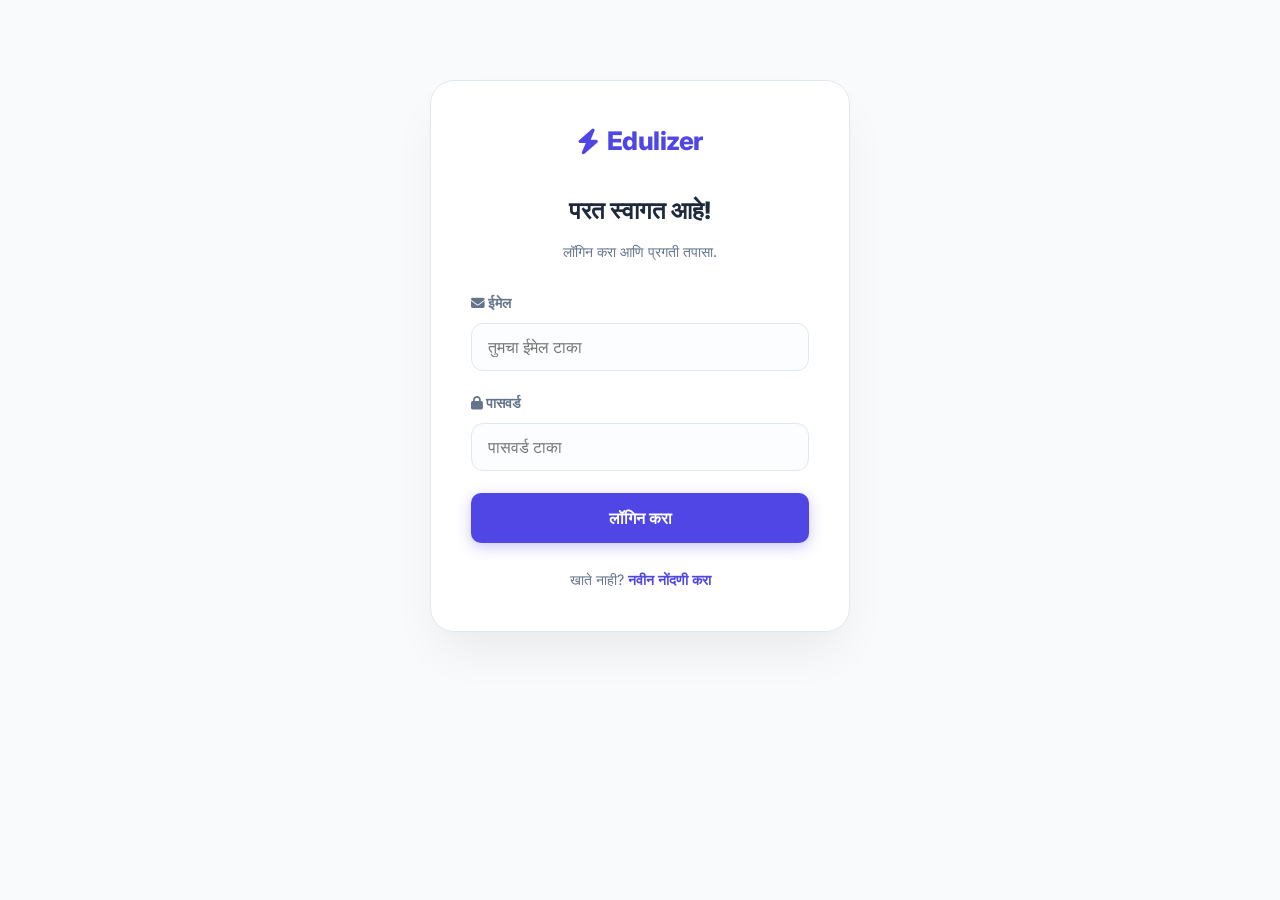
<file: login.html>
<!DOCTYPE html>
<html lang="mr">
<head>
    <meta charset="UTF-8">
    <meta name="viewport" content="width=device-width, initial-scale=1.0">
    <title>लॉगिन | Edulizer</title>
    <link rel="stylesheet" href="css/style.css">
    <link rel="stylesheet" href="https://cdnjs.cloudflare.com/ajax/libs/font-awesome/6.4.0/css/all.min.css">
</head>
<body>
    <div class="auth-container">
        <div class="logo" style="justify-content: center; margin-bottom: 30px;">
            <i class="fas fa-bolt"></i> Edulizer
        </div>
        
        <h2 style="text-align: center; margin-bottom: 10px; font-weight: 800;">परत स्वागत आहे!</h2>
        <p style="text-align: center; color: var(--secondary); margin-bottom: 30px; font-size: 0.9rem;">लॉगिन करा आणि प्रगती तपासा.</p>

        <form id="loginForm">
            <div class="form-group">
                <label><i class="fas fa-envelope"></i> ईमेल</label>
                <input type="email" id="logEmail" placeholder="तुमचा ईमेल टाका" required>
            </div>

            <div class="form-group">
                <label><i class="fas fa-lock"></i> पासवर्ड</label>
                <input type="password" id="logPass" placeholder="पासवर्ड टाका" required>
            </div>

            <button type="submit" class="btn btn-primary" style="width: 100%; padding: 15px; font-size: 1rem;">
                लॉगिन करा
            </button>
        </form>

        <p style="text-align: center; margin-top: 25px; font-size: 0.9rem; color: var(--secondary);">
            खाते नाही? <a href="register.html" style="color: var(--primary); font-weight: 600; text-decoration: none;">नवीन नोंदणी करा</a>
        </p>
    </div>

    <script src="js/auth.js"></script>
</body>
</html>
</file>
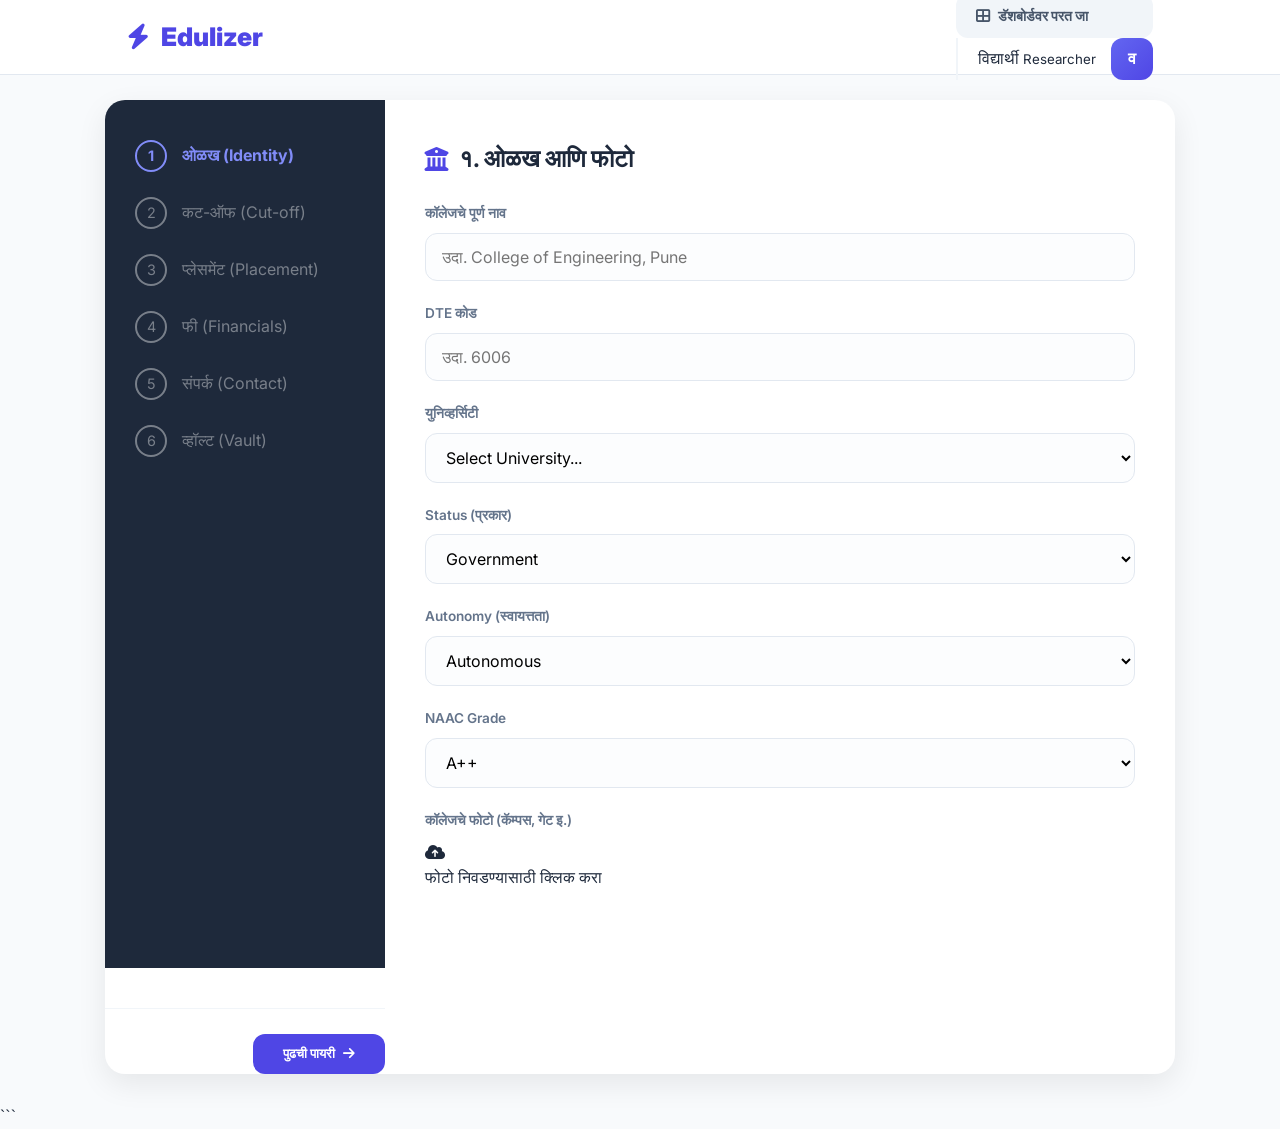
<file: Original-college-list.html>
<!DOCTYPE html>
<html lang="mr">
<head>
    <meta charset="UTF-8">
    <meta name="viewport" content="width=device-width, initial-scale=1.0">
    <title>College Entry | Edulizer</title>
    <link rel="stylesheet" href="css/style.css">
    <link rel="stylesheet" href="https://cdnjs.cloudflare.com/ajax/libs/font-awesome/6.4.0/css/all.min.css">
  <style>
    :root {
        --primary-color: #4f46e5;
        --bg-color: #f8fafc;
        --dark-blue: #1e293b;
    }

    body { 
        background-color: var(--bg-color); 
        font-family: 'Poppins', sans-serif; 
        margin: 0; 
        color: #1e293b;
    }

    .form-container { max-width: 1100px; margin: 100px auto 30px auto; padding: 0 15px; }

    .wizard-card {
        background: white;
        border-radius: 20px;
        box-shadow: 0 10px 30px rgba(0,0,0,0.08);
        display: grid;
        grid-template-columns: 280px 1fr;
        overflow: hidden;
        min-height: 600px;
    }

    /* Sidebar Steps */
    .wizard-sidebar { background: var(--dark-blue); color: white; padding: 40px 30px; }
    .step-item { display: flex; align-items: center; gap: 15px; margin-bottom: 25px; opacity: 0.4; transition: 0.3s; }
    .step-item.active { opacity: 1; color: #818cf8; font-weight: 700; }
    .step-num { 
        width: 32px; height: 32px; border-radius: 50%; border: 2px solid currentColor; 
        display: flex; align-items: center; justify-content: center; font-size: 0.9rem;
    }

    /* Content Area */
    .wizard-content { padding: 40px; position: relative; }
    .step-content { display: none; animation: slideIn 0.4s ease; }
    .step-content.active { display: block; }

    h2 { color: var(--dark-blue); margin-bottom: 25px; font-size: 1.5rem; display: flex; align-items: center; gap: 10px; font-weight: 700; }

    /* Modern Header */
    .glass-nav {
        background: rgba(255, 255, 255, 0.95);
        backdrop-filter: blur(10px);
        border-bottom: 1px solid #e2e8f0;
        position: fixed;
        top: 0; left: 0; width: 100%;
        z-index: 1000;
        height: 75px;
        display: flex;
        align-items: center;
    }

    .nav-container {
        width: 100%; max-width: 1200px; margin: 0 auto; padding: 0 25px;
        display: flex; justify-content: space-between; align-items: center;
    }

    .logo-brand { display: flex; align-items: center; gap: 12px; font-size: 1.6rem; font-weight: 900; color: var(--primary-color); text-decoration: none; }
    
    .back-link {
        text-decoration: none; display: flex; align-items: center; gap: 8px;
        background: #f1f5f9; color: #475569; padding: 10px 20px;
        border-radius: 12px; font-weight: 700; font-size: 0.9rem; transition: 0.3s ease;
    }
    .back-link:hover { background: var(--primary-color); color: white; }

    .user-profile-nav { display: flex; align-items: center; gap: 15px; padding-left: 20px; border-left: 2px solid #f1f5f9; }
    .user-avatar {
        width: 42px; height: 42px; background: linear-gradient(135deg, #6366f1, #4f46e5);
        color: white; border-radius: 12px; display: flex; align-items: center; justify-content: center; font-weight: 800;
    }

    /* Cut-off Hub Matrix */
    .cutoff-header {
        display: grid;
        grid-template-columns: 120px 1fr 1fr 1fr;
        gap: 10px;
        background: var(--dark-blue);
        color: white;
        padding: 12px;
        border-radius: 10px;
        font-size: 0.8rem;
        text-align: center;
        font-weight: 600;
    }

    .cutoff-grid {
        display: grid;
        grid-template-columns: 120px 1fr 1fr 1fr;
        gap: 15px;
        align-items: center;
        padding: 15px 0;
        border-bottom: 1px solid #e2e8f0;
    }

    .cat-title { font-weight: 800; color: var(--primary-color); font-size: 1rem; }

    .input-pair { display: flex; gap: 5px; }
    .input-pair input { 
        width: 50%; padding: 10px !important; font-size: 0.85rem !important; 
        text-align: center; border: 1px solid #cbd5e1 !important; border-radius: 8px !important;
    }

    .section-divider {
        margin: 40px 0 20px 0;
        padding: 12px 15px;
        background: #f1f5f9;
        border-left: 5px solid var(--primary-color);
        font-size: 1.1rem;
        font-weight: 700;
        border-radius: 0 8px 8px 0;
    }

    .others-grid {
        display: grid;
        grid-template-columns: repeat(auto-fit, minmax(300px, 1fr));
        gap: 20px;
    }

    .other-item {
        background: white; border: 1px solid #e2e8f0; padding: 15px;
        border-radius: 15px; display: flex; justify-content: space-between; align-items: center;
        transition: 0.3s;
    }
    .other-item:hover { border-color: var(--primary-color); box-shadow: 0 5px 15px rgba(0,0,0,0.05); }

/* Footer Buttons */
.btn-footer { 
    margin-top: 40px; 
    padding-top: 25px; 
    border-top: 1px solid #f1f5f9; 
    display: flex; 
    justify-content: space-between; 
    align-items: center; /* Vertical alignment sathi */
}

.btn-nav { 
    padding: 12px 30px; 
    border-radius: 12px; 
    font-weight: 700; 
    border: none; 
    cursor: pointer; 
    transition: 0.3s; 
    font-family: 'Poppins'; 
    display: flex;
    align-items: center;
    gap: 8px;
}

.btn-next { 
    background: var(--primary-color); 
    color: white; 
    margin-left: auto; /* He khup mahatvache aahe */
}

.btn-prev { 
    background: #f1f5f9; 
    color: #475569; 
}

/* Hover effects */
.btn-next:hover { opacity: 0.9; transform: translateY(-2px); }
.btn-prev:hover { background: #e2e8f0; }
    @keyframes slideIn { from { opacity: 0; transform: translateX(20px); } to { opacity: 1; transform: translateX(0); } }

    /* Mobile Responsive - Table Header Fix */
    @media (max-width: 850px) {
        .wizard-card { grid-template-columns: 1fr; }
        .wizard-sidebar { display: none; }
        .user-text { display: none !important; }
        .form-container { margin-top: 90px; }

        .cutoff-header { display: none; }
        .cutoff-grid { 
            grid-template-columns: 1fr; 
            background: #ffffff;
            border: 1px solid #e2e8f0;
            padding: 20px;
            border-radius: 15px;
            margin-bottom: 20px;
        }

        .cat-title { text-align: center; margin-bottom: 10px; font-size: 1.2rem; }

        .input-pair { flex-direction: column; gap: 5px; margin-bottom: 15px; }
        .input-pair input { width: 100%; height: 45px; }

        /* मोबाईलवर लेबल्स दाखवण्यासाठी */
        .input-pair::before {
            display: block; font-size: 0.75rem; font-weight: 700; color: #64748b; margin-bottom: 4px;
        }
        .input-pair:nth-child(2)::before { content: "GENERAL (Rank & %)"; }
        .input-pair:nth-child(3)::before { content: "PWD (Rank & %)"; }
        .input-pair:nth-child(4)::before { content: "DEFENSE (Rank & %)"; }
    }
</style>
</head>
<body>

  <nav class="glass-nav">
    <div class="nav-container">
        <div class="nav-left">
            <div class="logo-brand">
                <i class="fas fa-bolt"></i>
                <span>Edulizer</span>
            </div>
        </div>

        <div class="nav-right">
            <a href="dashboard.html" class="back-link">
                <i class="fas fa-th-large"></i>
                <span>डॅशबोर्डवर परत जा</span>
            </a>
            
            <div class="user-profile-nav">
                <div class="user-text">
                    <span id="navUserName">विद्यार्थी</span>
                    <small>Researcher</small>
                </div>
                <div class="user-avatar" id="navInitial">V</div>
            </div>
        </div>
    </div>
</nav>

    <div class="form-container">
        <div class="wizard-card">
            
            <div class="wizard-sidebar">
                <div class="step-item active" id="s1"><div class="step-num">1</div> ओळख (Identity)</div>
                <div class="step-item" id="s2"><div class="step-num">2</div> कट-ऑफ (Cut-off)</div>
                <div class="step-item" id="s3"><div class="step-num">3</div> प्लेसमेंट (Placement)</div>
                <div class="step-item" id="s4"><div class="step-num">4</div> फी (Financials)</div>
                <div class="step-item" id="s5"><div class="step-num">5</div> संपर्क (Contact)</div>
                <div class="step-item" id="s6"><div class="step-num">6</div> व्हॉल्ट (Vault)</div>
            </div>

            <div class="wizard-content">
                <form id="collegeMasterForm">
                    
                    <div class="step-content active" id="step1">
                        <h2><i class="fas fa-university" style="color: var(--primary-color);"></i> १. ओळख आणि फोटो</h2>
                        
                        <div class="form-group">
                            <label>कॉलेजचे पूर्ण नाव</label>
                            <input type="text" id="cName" placeholder="उदा. College of Engineering, Pune" required>
                        </div>

                        <div class="input-grid">
                            <div class="form-group">
                                <label>DTE कोड</label>
                                <input type="number" id="cCode" placeholder="उदा. 6006">
                            </div>
                            <div class="form-group">
                                <label>युनिव्हर्सिटी</label>
                              <select id="cUni" onchange="checkUniversity(this.value)">
    <option value="">Select University...</option>
    
    <option value="SPPU">SPPU (Savitribai Phule Pune University)</option>
    <option value="MU">MU (Mumbai University)</option>
    <option value="RTMNU">RTMNU (Rashtrasant Tukadoji Maharaj Nagpur University)</option>
    <option value="DBATU">DBATU (Dr. Babasaheb Ambedkar Technological University)</option>
    <option value="SUK">SUK (Shivaji University, Kolhapur)</option>
    <option value="SGBAU">SGBAU (Sant Gadge Baba Amravati University)</option>
    <option value="BAMU">Dr. BAMU (Dr. Babasaheb Ambedkar Marathwada University)</option>
    <option value="KBCNMU">KBCNMU (Kavayitri Bahinabai Chaudhari North Maharashtra University)</option>
    <option value="SRTMUN">SRTMUN (Swami Ramanand Teerth Marathwada University)</option>
    <option value="PAHSUS">PAHSUS (Punyashlok Ahilyadevi Holkar Solapur University)</option>
    <option value="GUG">GUG (Gondwana University, Gadchiroli)</option>
    
    <option value="Other">Other </option>
</select>
                            </div>
                        </div>

                        <div class="form-group" id="otherUniDiv" style="display: none; animation: fadeIn 0.3s;">
                            <label>इतर युनिव्हर्सिटीचे नाव सांगा</label>
                            <input type="text" id="cUniOther" placeholder="युनिव्हर्सिटीचे पूर्ण नाव लिहा">
                        </div>

                        <div class="input-grid">
                            <div class="form-group">
                                <label>Status (प्रकार)</label>
                                <select id="cStatus">
                                    <option value="Govt">Government</option>
                                    <option value="Private">Private</option>
                                    <option value="Aided">Aided (अनुदानित)</option>
                                    <option value="Deemed">Deemed University</option>
                                </select>
                            </div>
                            <div class="form-group">
                                <label>Autonomy (स्वायत्तता)</label>
                                <select id="cAuto">
                                    <option value="Autonomous">Autonomous</option>
                                    <option value="Non-Autonomous">Non-Autonomous</option>
                                </select>
                            </div>
                            <div class="form-group">
                                <label>NAAC Grade</label>
                                <select id="cGrade">
                                    <option value="A++">A++</option>
                                    <option value="A+">A+</option>
                                    <option value="A">A</option>
                                    <option value="B++">B++</option>
                                    <option value="B+">B+</option>
                                    <option value="B">B</option>
                                    <option value="C">C</option>
                                    <option value="Not Accredited">अद्याप मिळालेला नाही</option>
                                </select>
                            </div>
                        </div>

                        <div class="form-group">
                            <label>कॉलेजचे फोटो (कॅम्पस, गेट इ.)</label>
                            <div class="upload-container" onclick="document.getElementById('cPhotos').click()">
                                <i class="fas fa-cloud-upload-alt"></i>
                                <p>फोटो निवडण्यासाठी क्लिक करा</p>
                                <input type="file" id="cPhotos" multiple hidden accept="image/*">
                            </div>
                            <div id="photoPreview" style="display: flex; gap: 10px; margin-top: 15px; flex-wrap: wrap;"></div>
                        </div>
                    </div>

                  <div class="step-content" id="step2">
    <h2><i class="fas fa-chart-line" style="color: #10b981;"></i> २. कॅटेगरी वाईज कट-ऑफ</h2>
    <p style="color: #64748b; font-size: 0.8rem; margin-bottom: 20px;">
        प्रत्येक प्रवर्गाचा 'Merit Rank' आणि 'Percentile' अचूक भरा. रिकामे सोडल्यास तो डेटा ग्राह्य धरला जाणार नाही.
    </p>

    <div class="cutoff-header">
        <div class="header-cell">प्रवर्ग (Category)</div>
        <div class="header-cell">General (Rank/%)</div>
        <div class="header-cell">PWD (Rank/%)</div>
        <div class="header-cell">Defense (Rank/%)</div>
    </div>

    <div class="category-block">
        <div class="cutoff-grid">
            <div class="cat-title">Open</div>
            <div class="input-pair"><input type="number" id="openGenR" placeholder="Rank"><input type="text" id="openGenP" placeholder="%"></div>
            <div class="input-pair"><input type="number" id="openPwdR" placeholder="Rank"><input type="text" id="openPwdP" placeholder="%"></div>
            <div class="input-pair"><input type="number" id="openDefR" placeholder="Rank"><input type="text" id="openDefP" placeholder="%"></div>
        </div>

        <div class="cutoff-grid">
            <div class="cat-title">OBC</div>
            <div class="input-pair"><input type="number" id="obcGenR" placeholder="Rank"><input type="text" id="obcGenP" placeholder="%"></div>
            <div class="input-pair"><input type="number" id="obcPwdR" placeholder="Rank"><input type="text" id="obcPwdP" placeholder="%"></div>
            <div class="input-pair"><input type="number" id="obcDefR" placeholder="Rank"><input type="text" id="obcDefP" placeholder="%"></div>
        </div>

        <div class="cutoff-grid">
            <div class="cat-title">SC</div>
            <div class="input-pair"><input type="number" id="scGenR" placeholder="Rank"><input type="text" id="scGenP" placeholder="%"></div>
            <div class="input-pair"><input type="number" id="scPwdR" placeholder="Rank"><input type="text" id="scPwdP" placeholder="%"></div>
            <div class="input-pair"><input type="number" id="scDefR" placeholder="Rank"><input type="text" id="scDefP" placeholder="%"></div>
        </div>

        <div class="cutoff-grid">
            <div class="cat-title">ST</div>
            <div class="input-pair"><input type="number" id="stGenR" placeholder="Rank"><input type="text" id="stGenP" placeholder="%"></div>
            <div class="input-pair"><input type="number" id="stPwdR" placeholder="Rank"><input type="text" id="stPwdP" placeholder="%"></div>
            <div class="input-pair"><input type="number" id="stDefR" placeholder="Rank"><input type="text" id="stDefP" placeholder="%"></div>
        </div>
    </div>

    <h3 class="section-divider">VJ / NT & Others</h3>
    <div class="others-grid">
        <div class="other-item"><label>VJ / DT (A)</label> <div class="input-pair"><input type="number" id="vjRank"><input type="text" id="vjPer"></div></div>
        <div class="other-item"><label>NT-B (1)</label> <div class="input-pair"><input type="number" id="nt1Rank"><input type="text" id="nt1Per"></div></div>
        <div class="other-item"><label>NT-C (2)</label> <div class="input-pair"><input type="number" id="nt2Rank"><input type="text" id="nt2Per"></div></div>
        <div class="other-item"><label>NT-D (3)</label> <div class="input-pair"><input type="number" id="nt3Rank"><input type="text" id="nt3Per"></div></div>
        <div class="other-item"><label>SBC</label> <div class="input-pair"><input type="number" id="sbcRank"><input type="text" id="sbcPer"></div></div>
        <div class="other-item"><label>SEBC (Maratha)</label> <div class="input-pair"><input type="number" id="sebcRank"><input type="text" id="sebcPer"></div></div>
    </div>

    <h3 class="section-divider scheme-color">Economic & Special Schemes</h3>
    <div class="others-grid">
        <div class="other-item"><label>EBC (Open Econ)</label> <div class="input-pair"><input type="number" id="ebcRank"><input type="text" id="ebcPer"></div></div>
        <div class="other-item"><label>EWS (10%)</label> <div class="input-pair"><input type="number" id="ewsRank"><input type="text" id="ewsPer"></div></div>
        <div class="other-item"><label>TFWS (5%)</label> <div class="input-pair"><input type="number" id="tfwsRank"><input type="text" id="tfwsPer"></div></div>
        <div class="other-item"><label>Orphan (अनाथ)</label> <div class="input-pair"><input type="number" id="orphanRank"><input type="text" id="orphanPer"></div></div>
    </div>
</div>

                 <div class="step-content" id="step3">
    <h2><i class="fas fa-briefcase"></i> ३. प्लेसमेंट डेटा</h2>
    
    <div id="placement-container">
        <div class="placement-row" style="border-bottom: 1px solid #ddd; padding: 10px 0;">
            <div class="input-group">
                <label>वर्ष:</label>
                <select class="year-select">
                    <option value="2024">2024</option>
                    <option value="2023">2023</option>
                    <option value="2022">2022</option>
                </select>
            </div>
            <div class="input-pair">
                <input type="number" placeholder="Highest LPA">
                <input type="number" placeholder="Average LPA">
                <input type="number" placeholder="Placement %">
            </div>
        </div>
    </div>

    <button type="button" id="addYearBtn" style="margin-top: 10px; background: #10b981; color: white; border: none; padding: 8px 15px; border-radius: 5px; cursor: pointer;">
        + आणखी वर्ष जोडा (जास्तीत जास्त ३ वर्षे)
    </button>

  <div class="form-group">
    <label>Placement Highlights (Photos/PDF): 📄</label>
    <input type="file" id="placementProof" accept=".pdf, image/*" multiple>
    <p style="font-size: 12px; color: gray;">Tu ekasofat anek photos kiwa PDFs select karu shakto.</p>
    <div id="placementPreview" style="display: flex; gap: 10px; margin-top: 10px; flex-wrap: wrap;"></div>
</div>
</div>

             <div class="step-content" id="step4">
    <h2><i class="fas fa-wallet" style="color: #f59e0b;"></i> ४. फी आणि स्कॉलरशिप</h2>

    <div class="fee-section" style="background: #f8fafc; padding: 15px; border-radius: 10px; margin-bottom: 20px;">
        <h3 style="font-size: 16px; margin-bottom: 10px; color: #1e293b; border-bottom: 2px solid #e2e8f0;">कॉलेज फी (प्रति वर्ष)</h3>
        <div class="fee-grid" style="display: grid; grid-template-columns: 1fr 1fr; gap: 12px;">
            <div class="form-group"><label>Open Category:</label><input type="number" id="openFee" placeholder="00"></div>
            <div class="form-group"><label>OBC/EBC:</label><input type="number" id="obcFee" placeholder="00"></div>
            <div class="form-group"><label>SC/ST:</label><input type="number" id="scstFee" placeholder="00"></div>
            <div class="form-group"><label>VJ/NT/SBC:</label><input type="number" id="vjntFee" placeholder="00"></div>
            <div class="form-group"><label>TFWS Fee:</label><input type="number" id="tfwsFee" placeholder="00"></div>
        </div>

       <div class="pwd-section" style="margin-top: 15px; padding: 15px; background: #ffffff; border: 1px solid #e2e8f0; border-radius: 12px;">
    <label style="font-weight: 700; color: #1e293b; display: block; margin-bottom: 12px;">विद्यार्थी दिव्यांग (PWD) आहे का?</label>
    
    <div style="display: flex; gap: 25px; align-items: center; margin-bottom: 5px;">
        <label style="display: flex; align-items: center; gap: 8px; cursor: pointer; font-size: 0.95rem;">
            <input type="radio" name="isPwd" value="no" checked onclick="togglePwdCategory(false)" style="width: 18px; height: 18px; accent-color: #4f46e5;"> नाही (No)
        </label>
        <label style="display: flex; align-items: center; gap: 8px; cursor: pointer; font-size: 0.95rem;">
            <input type="radio" name="isPwd" value="yes" onclick="togglePwdCategory(true)" style="width: 18px; height: 18px; accent-color: #4f46e5;"> हो (Yes)
        </label>
    </div>

    <div id="pwdCategoryDiv" style="display: none; margin-top: 15px; border-top: 1px solid #f1f5f9; padding-top: 15px; animation: fadeIn 0.3s;">
        <div class="form-group">
            <label style="font-size: 0.85rem; color: #64748b;">कोणत्या कॅटेगरीच्या PWD साठी फी टाकायची आहे?</label>
            <select id="pwdCatSelect" onchange="showPwdInput()" style="width: 100%; padding: 10px; border-radius: 8px; border: 1px solid #cbd5e1; margin-top: 5px; font-family: 'Poppins';">
                <option value="">-- निवडा --</option>
                <option value="open-pwd">Open-PWD</option>
                <option value="obc-pwd">OBC-PWD</option>
                <option value="scst-pwd">SC/ST-PWD</option>
                <option value="other-pwd">इतर (Common PWD Fee)</option>
            </select>
        </div>
        
        <div id="pwdAmountDiv" style="margin-top: 12px; display: none;">
            <label id="pwdAmountLabel" style="font-size: 0.85rem; color: #64748b;">फीची रक्कम:</label>
            <input type="number" id="pwdAmountInput" placeholder="रक्कम टाका" style="width: 100%; padding: 10px; border-radius: 8px; border: 1px solid #cbd5e1; margin-top: 5px;">
        </div>
    </div>
</div>
    </div>

    <div class="hostel-section" style="background: #f0fdf4; padding: 15px; border-radius: 10px; margin-bottom: 20px;">
        <h3 style="font-size: 16px; margin-bottom: 10px; color: #166534; border-bottom: 2px solid #bbf7d0;">वसतिगृह आणि मेस (Hostel & Mess)</h3>
        <label><input type="checkbox" id="hasHostel" onclick="toggleHostelInput()"> आमच्या कॉलेजला हॉस्टेल सुविधा आहे</label>
        
        <div id="hostelInputDiv" style="display: none; margin-top: 12px; grid-template-columns: 1fr 1fr; gap: 12px;">
            <div class="form-group"><label>Hostel Fee:</label><input type="number" id="hostelFee" placeholder="00"></div>
            <div class="form-group"><label>Mess Fee:</label><input type="number" id="messFee" placeholder="00"></div>
        </div>
    </div>

    <div class="form-group">
        <label>Detailed Fee Structure (PDF/Image): 📂</label>
        <input type="file" id="feeProof" accept=".pdf, image/*" multiple>
        <div id="feePreview" style="display: flex; gap: 10px; margin-top: 10px; flex-wrap: wrap;"></div>
    </div>
             </div> </div> 
<div class="step-content" id="step5">
    <h2><i class="fas fa-headset" style="color: #f59e0b;"></i> ५. संपर्क आणि कनेक्टिव्हिटी</h2>
    <p style="color: #64748b; font-size: 0.85rem; margin-bottom: 25px;">
        विद्यार्थ्यांना थेट संपर्क साधण्यासाठी अधिकृत माहिती भरा.
    </p>

    <div class="input-grid">
        <div class="form-group">
            <label><i class="fas fa-phone-alt"></i> Admission Cell No.</label>
            <input type="tel" id="admPhone" placeholder="उदा. 020-12345678 / 98XXXXXXXX">
        </div>

        <div class="form-group">
            <label><i class="fas fa-envelope"></i> Official Email ID</label>
            <input type="email" id="admEmail" placeholder="उदा. admission@college.edu.in">
        </div>
    </div>

    <div class="input-grid">
        <div class="form-group">
            <label><i class="fas fa-globe"></i> Website Link (URL)</label>
            <input type="url" id="clgWebsite" placeholder="https://www.college.edu.in">
        </div>

        <div class="form-group">
            <label><i class="fas fa-map-marker-alt"></i> Google Map Link</label>
            <input type="url" id="mapLink" placeholder="Google Maps ची URL पेस्ट करा">
        </div>
    </div>

    <div class="form-group">
        <label><i class="fas fa-map-signs"></i> Detailed Address</label>
        <textarea id="clgAddress" rows="4" placeholder="कॉलेजचा पूर्ण पत्ता इथे लिहा..." 
            style="width: 100%; padding: 12px; border: 1px solid #e2e8f0; border-radius: 10px; font-family: inherit; font-size: 1rem; transition: 0.3s;"></textarea>
    </div>
</div>
 
            <div class="step-content" id="step6">
                <h2><i class="fas fa-vault" style="color: #6366f1;"></i> ६. व्हॉल्ट (Vault)</h2>
                </div>

            <div class="btn-footer">
                <button type="button" class="btn-nav btn-prev" id="prevBtn" onclick="moveStep(-1)" style="display: none;">
                    <i class="fas fa-arrow-left"></i> मागे
                </button>
                <button type="button" class="btn-nav btn-next" id="nextBtn" onclick="moveStep(1)">
                    पुढची पायरी <i class="fas fa-arrow-right"></i>
                </button>
            </div>

        </form> </div> </div> </div> ```
    
                   
<script>
    let currentTab = 0;
    const tabs = document.getElementsByClassName("step-content");
    const steps = document.getElementsByClassName("step-item");

    document.addEventListener('DOMContentLoaded', () => {
        showTab(currentTab);

        // युजर डेटा अपडेट
        const user = JSON.parse(localStorage.getItem('currentUser')) || { name: "विद्यार्थी" };
        const navName = document.getElementById('navUserName');
        const navInit = document.getElementById('navInitial');
        
        if(navName) navName.innerText = user.name;
        if(navInit) navInit.innerText = user.name.charAt(0).toUpperCase();

        // --- STEP 3: ADD MORE YEAR LOGIC ---
        let yearCount = 1;
        const addBtn = document.getElementById('addYearBtn');
        if(addBtn) {
            addBtn.addEventListener('click', function() {
                if (yearCount < 3) {
                    const container = document.getElementById('placement-container');
                    const rows = document.getElementsByClassName('placement-row');
                    const newRow = rows[0].cloneNode(true);
                    newRow.querySelectorAll('input').forEach(input => input.value = '');
                    container.appendChild(newRow);
                    yearCount++;
                    if (yearCount === 3) this.style.display = 'none';
                }
            });
        }

        // Photo Preview
        const photoInput = document.getElementById('cPhotos');
        if(photoInput) {
            photoInput.addEventListener('change', function(e) {
                const preview = document.getElementById('photoPreview');
                preview.innerHTML = "";
                Array.from(this.files).forEach(file => {
                    const reader = new FileReader();
                    reader.onload = function(e) {
                        const img = document.createElement('img');
                        img.src = e.target.result;
                        img.style = "width: 80px; height: 60px; object-fit: cover; border-radius: 8px; border: 2px solid #e2e8f0; margin-right: 5px;";
                        preview.appendChild(img);
                    }
                    reader.readAsDataURL(file);
                });
            });
        }
    });

    // --- फिक्स केलेले मुख्य फंक्शन (Merge केलेले) ---
    function showTab(n) {
        // सर्व टॅब्स लपवा
        for (let i = 0; i < tabs.length; i++) {
            tabs[i].style.display = "none";
            if(steps[i]) steps[i].classList.remove("active");
        }

        // सध्याचा टॅब दाखवा
        tabs[n].style.display = "block";
        if(steps[n]) steps[n].classList.add("active");

        const prevBtn = document.getElementById("prevBtn");
        const nextBtn = document.getElementById("nextBtn");

        // Previous Button Control
        if(prevBtn) {
            prevBtn.style.display = (n == 0) ? "none" : "flex";
        }

        // Next/Save Button Text Control
        if(nextBtn) {
            if (n == (tabs.length - 1)) {
                nextBtn.innerHTML = 'माहिती जतन करा <i class="fas fa-check"></i>';
                nextBtn.style.background = "#10b981"; // शेवटच्या स्टेपला हिरवा रंग
            } else {
                nextBtn.innerHTML = 'पुढची पायरी <i class="fas fa-arrow-right"></i>';
                nextBtn.style.background = "#4f46e5";
            }
        }
    }

    function moveStep(n) {
        // सध्याचा टॅब व्हॅलिडेशन नसेल तर डायरेक्ट पुढे
        currentTab = currentTab + n;

        if (currentTab >= tabs.length) {
            alert("माहिती यशस्वीरित्या सेव्ह झाली!");
            window.location.href = 'dashboard.html';
            return false;
        }
        
        if (currentTab < 0) {
            currentTab = 0;
            return false;
        }

        showTab(currentTab);
    }

    // Placement Proof Preview
    const placementInput = document.getElementById('placementProof');
    if(placementInput) {
        placementInput.addEventListener('change', (e) => handlePreview(e.target.files, 'placementPreview'));
    }

    // Fee Proof Preview
    const feeInput = document.getElementById('feeProof');
    if(feeInput) {
        feeInput.addEventListener('change', (e) => handlePreview(e.target.files, 'feePreview'));
    }

    // Step 6: Vault Preview (नवीन ॲड केलेले)
    const vaultInput = document.getElementById('vaultDocs');
    if(vaultInput) {
        vaultInput.addEventListener('change', (e) => handlePreview(e.target.files, 'vaultPreview'));
    }

    // कॉमन प्रिव्ह्यू फंक्शन (कोड कमी करण्यासाठी)
    function handlePreview(files, containerId) {
        const preview = document.getElementById(containerId);
        preview.innerHTML = "";
        Array.from(files).forEach(file => {
            const reader = new FileReader();
            reader.onload = function(e) {
                const wrapper = document.createElement('div');
                wrapper.style = "text-align: center; width: 70px; margin-bottom:10px;";
                if (file.type.startsWith('image/')) {
                    wrapper.innerHTML = `<img src="${e.target.result}" style="width: 70px; height: 70px; object-fit: cover; border-radius: 5px; border: 1px solid #ddd;">`;
                } else {
                    wrapper.innerHTML = `<i class="fas fa-file-pdf" style="font-size: 40px; color: #e11d48;"></i><p style="font-size: 10px; overflow: hidden; white-space: nowrap;">${file.name}</p>`;
                }
                preview.appendChild(wrapper);
            }
            reader.readAsDataURL(file);
        });
    }

    // PWD & Hostel Toggles
    function togglePwdCategory(show) {
        document.getElementById('pwdCategoryDiv').style.display = show ? 'block' : 'none';
    }
    function showPwdInput() {
        const select = document.getElementById('pwdCatSelect');
        document.getElementById('pwdAmountDiv').style.display = (select.value !== "") ? 'block' : 'none';
    }
    function toggleHostelInput() {
        const checkBox = document.getElementById('hasHostel');
        document.getElementById('hostelInputDiv').style.display = checkBox.checked ? 'grid' : 'none';
    }
</script>

</body>
</html>
</file>
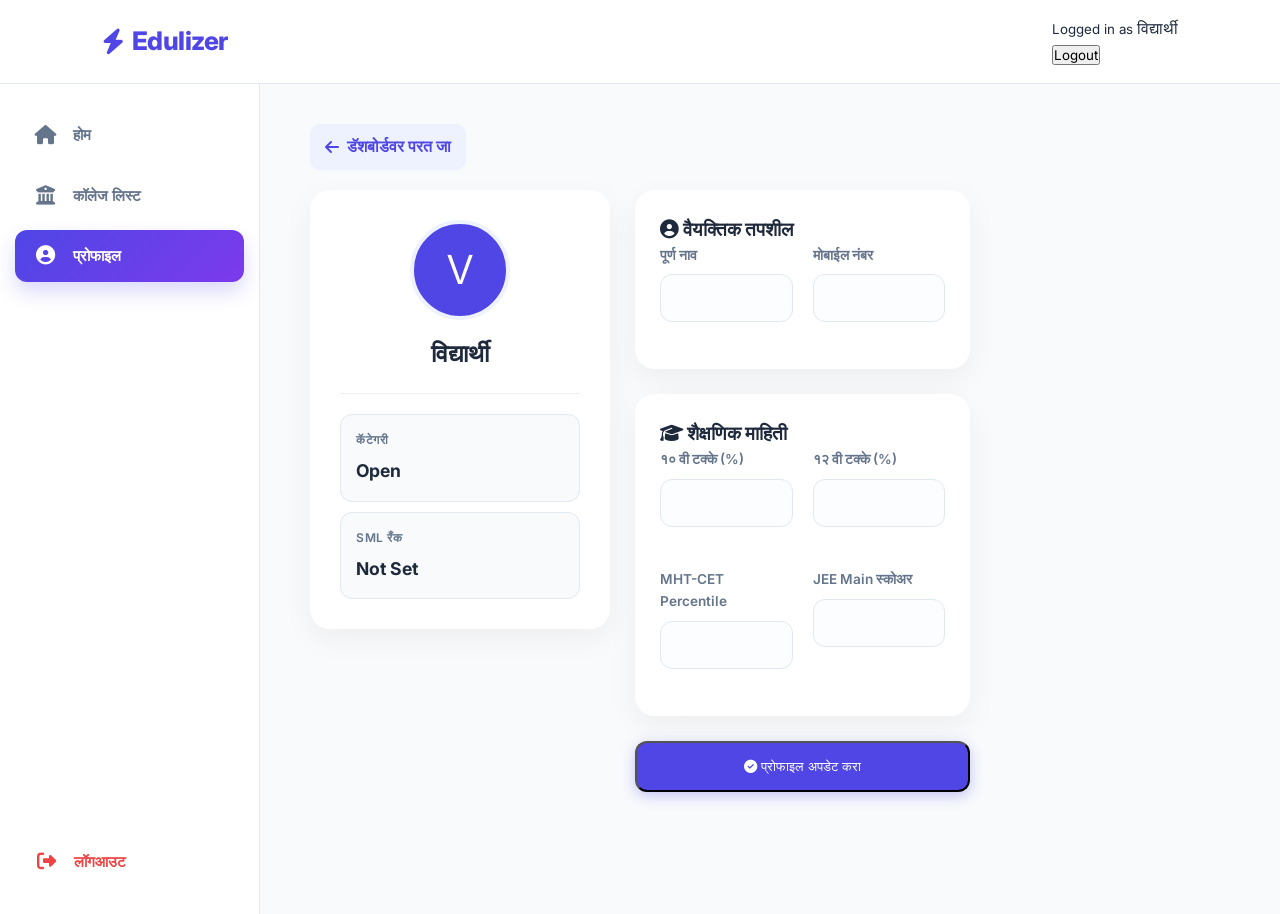
<file: profile.html>
<!DOCTYPE html>
<html lang="mr">
<head>
    <meta charset="UTF-8">
    <meta name="viewport" content="width=device-width, initial-scale=1.0">
    <title>माझा पोर्टफोलिओ | Edulizer</title>
    <link rel="stylesheet" href="css/style.css">
    <link rel="stylesheet" href="https://cdnjs.cloudflare.com/ajax/libs/font-awesome/6.4.0/css/all.min.css">
    <style>
        /* Profile Specific Modern CSS */
        .profile-wrapper { display: grid; grid-template-columns: 300px 1fr; gap: 25px; align-items: start; }
        .profile-sidebar { background: white; padding: 30px; border-radius: 20px; text-align: center; box-shadow: 0 10px 30px rgba(0,0,0,0.05); }
        .avatar-circle { width: 100px; height: 100px; background: var(--primary); color: white; font-size: 2.5rem; display: flex; align-items: center; justify-content: center; border-radius: 50%; margin: 0 auto 15px; border: 4px solid #eef2ff; }
        .info-card { background: white; padding: 25px; border-radius: 20px; box-shadow: 0 10px 30px rgba(0,0,0,0.05); margin-bottom: 25px; }
        .grid-2 { display: grid; grid-template-columns: 1fr 1fr; gap: 20px; }
        .stat-box { background: #f8fafc; padding: 15px; border-radius: 12px; border: 1px solid #e2e8f0; }
        .stat-box label { font-size: 0.75rem; color: #64748b; text-transform: uppercase; letter-spacing: 0.5px; }
        .stat-box p { font-size: 1.1rem; font-weight: 700; color: #1e293b; margin: 0; }
        
        /* डेस्कटॉपवर साईडबार नीट दिसण्यासाठी */
        @media (min-width: 769px) {
            .dashboard-layout { display: grid; grid-template-columns: 260px 1fr; }
            .sidebar { position: sticky; top: 70px; height: calc(100vh - 70px); }
        }

        @media (max-width: 900px) { 
            .profile-wrapper { grid-template-columns: 1fr; } 
            .grid-2 { grid-template-columns: 1fr; }
        }
    </style>
</head>
<body>

    <nav>
        <div class="nav-left">
            <i class="fas fa-bars" id="menu-btn"></i>
            <div class="logo"><i class="fas fa-bolt"></i> Edulizer</div>
        </div>
        <div class="nav-right">
            <div class="user-info-nav">
                <small>Logged in as</small>
                <span id="navUserName">विद्यार्थी</span>
            </div>
            <button onclick="logout()" class="btn-logout-red">Logout</button>
        </div>
    </nav>

    <div class="dashboard-layout">
        
        <div class="sidebar">
            <a href="dashboard.html" class="nav-item"><i class="fas fa-home"></i> होम</a>
            <a href="college-list.html" class="nav-item"><i class="fas fa-university"></i> कॉलेज लिस्ट</a>
            <a href="profile.html" class="nav-item active"><i class="fas fa-user-circle"></i> प्रोफाइल</a>
            <a href="javascript:void(0)" onclick="logout()" class="nav-item logout-item"><i class="fas fa-sign-out-alt"></i> लॉगआउट</a>
        </div>

        <div class="main-panel">
            <div style="max-width: 1100px; margin: 0 auto; padding: 10px;">
                
                <a href="dashboard.html" style="text-decoration: none; color: var(--primary); font-weight: 700; margin-bottom: 20px; display: inline-flex; align-items: center; gap: 8px; background: #eef2ff; padding: 10px 15px; border-radius: 10px;">
                    <i class="fas fa-arrow-left"></i> डॅशबोर्डवर परत जा
                </a>

                <div class="profile-wrapper">
                    <div class="profile-sidebar">
                        <div class="avatar-circle" id="userInitial">V</div>
                        <h2 id="displayFullname">विद्यार्थी</h2>
                        <p id="displayEmail">email@example.com</p>
                        <hr style="margin: 20px 0; border: 0; border-top: 1px solid #eee;">
                        <div style="text-align: left;">
                            <div class="stat-box" style="margin-bottom: 10px;">
                                <label>कॅटेगरी</label>
                                <p id="statCat">Open</p>
                            </div>
                            <div class="stat-box">
                                <label>SML रँक</label>
                                <p id="statRank">Not Set</p>
                            </div>
                        </div>
                    </div>

                    <div class="profile-content">
                        <form id="profileForm">
                            <div class="info-card">
                                <h3><i class="fas fa-user-circle"></i> वैयक्तिक तपशील</h3>
                                <div class="grid-2">
                                    <div class="form-group">
                                        <label>पूर्ण नाव</label>
                                        <input type="text" id="profName" required>
                                    </div>
                                    <div class="form-group">
                                        <label>मोबाईल नंबर</label>
                                        <input type="tel" id="profPhone">
                                    </div>
                                </div>
                            </div>

                            <div class="info-card">
                                <h3><i class="fas fa-graduation-cap"></i> शैक्षणिक माहिती</h3>
                                <div class="grid-2">
                                    <div class="form-group">
                                        <label>१० वी टक्के (%)</label>
                                        <input type="number" step="0.01" id="prof10th">
                                    </div>
                                    <div class="form-group">
                                        <label>१२ वी टक्के (%)</label>
                                        <input type="number" step="0.01" id="prof12th">
                                    </div>
                                    <div class="form-group">
                                        <label>MHT-CET Percentile</label>
                                        <input type="number" step="0.0001" id="profCET">
                                    </div>
                                    <div class="form-group">
                                        <label>JEE Main स्कोअर</label>
                                        <input type="number" step="0.0001" id="profJEE">
                                    </div>
                                </div>
                            </div>

                            <button type="submit" class="btn-primary" style="width: 100%; padding: 15px; border-radius: 12px;">
                                <i class="fas fa-check-circle"></i> प्रोफाइल अपडेट करा
                            </button>
                        </form>
                    </div>
                </div>
            </div>
        </div>
    </div>

    <script>
        document.addEventListener('DOMContentLoaded', () => {
            const user = JSON.parse(localStorage.getItem('currentUser')) || {};
            
            document.getElementById('profName').value = user.name || "";
            document.getElementById('displayFullname').innerText = user.name || "विद्यार्थी";
            document.getElementById('navUserName').innerText = user.name || "विद्यार्थी";
            document.getElementById('displayEmail').innerText = user.email || "";
            document.getElementById('userInitial').innerText = user.name ? user.name.charAt(0).toUpperCase() : "V";
            
            document.getElementById('profPhone').value = user.phone || "";
            document.getElementById('prof10th').value = user.ssc || "";
            document.getElementById('prof12th').value = user.hsc || "";
            document.getElementById('profCET').value = user.cet || "";
            document.getElementById('profJEE').value = user.jee || "";
            
            document.getElementById('statCat').innerText = user.category || "Open";
            document.getElementById('statRank').innerText = user.rank || "Not Set";

            // मोबाईल मेनू टोगल
            const menuBtn = document.getElementById('menu-btn');
            const sidebar = document.querySelector('.sidebar');
            if (menuBtn) {
                menuBtn.addEventListener('click', () => {
                    sidebar.classList.toggle('active');
                });
            }
        });

        document.getElementById('profileForm').addEventListener('submit', (e) => {
            e.preventDefault();
            const user = JSON.parse(localStorage.getItem('currentUser'));
            user.name = document.getElementById('profName').value;
            user.phone = document.getElementById('profPhone').value;
            user.ssc = document.getElementById('prof10th').value;
            user.hsc = document.getElementById('prof12th').value;
            user.cet = document.getElementById('profCET').value;
            user.jee = document.getElementById('profJEE').value;

            localStorage.setItem('currentUser', JSON.stringify(user));
            alert('🔥 प्रोफाइल अपडेट झाली!');
            location.reload();
        });

        function logout() {
            localStorage.removeItem('currentUser');
            window.location.href = 'index.html';
        }
    </script>
</body>
</html>
</file>
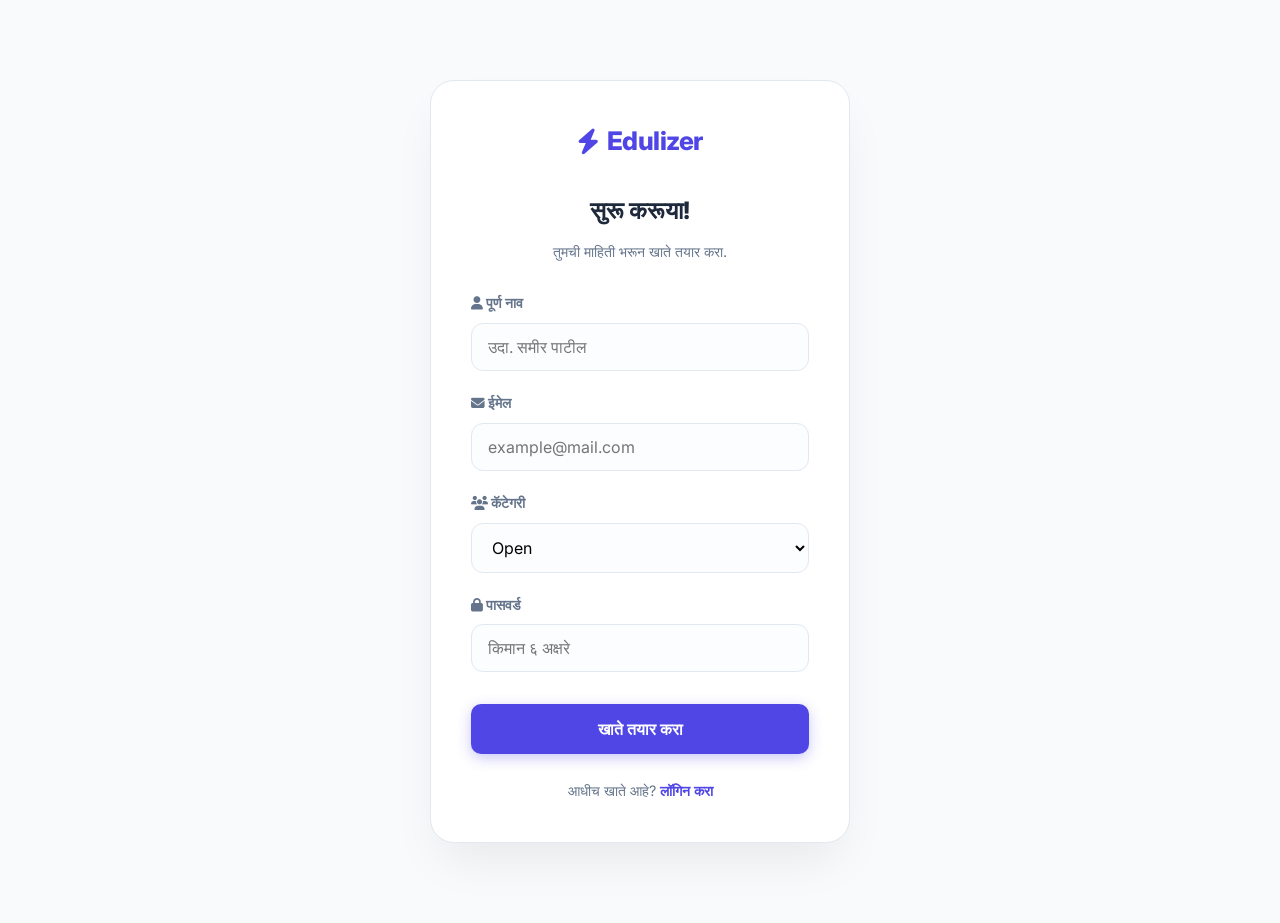
<file: register.html>
<!DOCTYPE html>
<html lang="mr">
<head>
    <meta charset="UTF-8">
    <meta name="viewport" content="width=device-width, initial-scale=1.0">
    <title>नोंदणी | Edulizer</title>
    <link rel="stylesheet" href="css/style.css">
    <link rel="stylesheet" href="https://cdnjs.cloudflare.com/ajax/libs/font-awesome/6.4.0/css/all.min.css">
</head>
<body style="background: var(--bg);">

    <div class="auth-container">
        <div class="logo" style="justify-content: center; margin-bottom: 30px;">
            <i class="fas fa-bolt"></i> Edulizer
        </div>
        
        <h2 style="text-align: center; margin-bottom: 10px; font-weight: 800;">सुरू करूया!</h2>
        <p style="text-align: center; color: var(--secondary); margin-bottom: 30px; font-size: 0.9rem;">तुमची माहिती भरून खाते तयार करा.</p>

        <form id="registerForm">
            <div class="form-group">
                <label><i class="fas fa-user"></i> पूर्ण नाव</label>
                <input type="text" id="regName" placeholder="उदा. समीर पाटील" required>
            </div>

            <div class="form-group">
                <label><i class="fas fa-envelope"></i> ईमेल</label>
                <input type="email" id="regEmail" placeholder="example@mail.com" required>
            </div>

            <div class="form-group">
                <label><i class="fas fa-users"></i> कॅटेगरी</label>
                <select id="regCat">
                    <option value="Open">Open</option>
                    <option value="OBC">OBC</option>
                    <option value="SC/ST">SC / ST</option>
                    <option value="VJNT">VJ / NT / EWS</option>
                </select>
            </div>

            <div class="form-group">
                <label><i class="fas fa-lock"></i> पासवर्ड</label>
                <input type="password" id="regPass" placeholder="किमान ६ अक्षरे" required>
            </div>

            <button type="submit" class="btn btn-primary" style="width: 100%; padding: 15px; font-size: 1rem; margin-top: 10px;">
                खाते तयार करा
            </button>
        </form>

        <p style="text-align: center; margin-top: 25px; font-size: 0.9rem; color: var(--secondary);">
            आधीच खाते आहे? <a href="login.html" style="color: var(--primary); font-weight: 600; text-decoration: none;">लॉगिन करा</a>
        </p>
    </div>

    <script src="js/auth.js"></script>
</body>
  </html>
</file>
<file: css/style.css>
/* --- Google Fonts (Inter) --- */
@import url('https://fonts.googleapis.com/css2?family=Inter:wght@300;400;600;800&display=swap');

:root {
    --primary: #4f46e5;       /* Modern Indigo */
    --primary-hover: #4338ca;
    --secondary: #64748b;     /* Slate Grey */
    --bg: #f8fafc;            /* Soft Background */
    --card: #ffffff;
    --text: #1e293b;
    --border: #e2e8f0;
    --success: #10b981;
    --danger: #ef4444;
}

/* --- Basic Reset --- */
* {
    margin: 0;
    padding: 0;
    box-sizing: border-box;
    font-family: 'Inter', sans-serif;
}

body {
    background-color: var(--bg);
    color: var(--text);
    line-height: 1.6;
    overflow-x: hidden;
}

/* --- Navigation Bar --- */
nav {
    display: flex;
    justify-content: space-between;
    align-items: center;
    padding: 1rem 8%;
    background: var(--card);
    border-bottom: 1px solid var(--border);
    position: sticky;
    top: 0;
    z-index: 1000;
}

.logo {
    font-size: 1.6rem;
    font-weight: 800;
    color: var(--primary);
    display: flex;
    align-items: center;
    gap: 8px;
    letter-spacing: -0.5px;
}

.nav-links {
    display: flex;
    gap: 20px;
    align-items: center;
}

/* --- Buttons --- */
.btn {
    padding: 10px 22px;
    border-radius: 10px;
    font-weight: 600;
    cursor: pointer;
    text-decoration: none;
    transition: all 0.3s ease;
    border: none;
    display: inline-block;
    font-size: 0.95rem;
}

.btn-primary {
    background: var(--primary);
    color: white;
    box-shadow: 0 4px 14px 0 rgba(79, 70, 229, 0.3);
}

.btn-primary:hover {
    background: var(--primary-hover);
    transform: translateY(-2px);
    box-shadow: 0 6px 20px rgba(79, 70, 229, 0.23);
}

.btn-outline {
    background: transparent;
    color: var(--primary);
    border: 2px solid var(--primary);
}

.btn-outline:hover {
    background: var(--primary);
    color: white;
}

/* --- Hero Section --- */
.hero {
    text-align: center;
    padding: 100px 5% 80px;
    max-width: 1000px;
    margin: 0 auto;
}

.hero h1 {
    font-size: 3.8rem;
    font-weight: 800;
    line-height: 1.1;
    margin-bottom: 25px;
    letter-spacing: -1.5px;
}

.hero p {
    font-size: 1.25rem;
    color: var(--secondary);
    margin-bottom: 40px;
    max-width: 700px;
    margin-left: auto;
    margin-right: auto;
}

/* --- Features Grid --- */
.features {
    display: grid;
    grid-template-columns: repeat(auto-fit, minmax(300px, 1fr));
    gap: 30px;
    padding: 60px 8%;
    background: white;
}

.feature-card {
    background: var(--bg);
    padding: 45px 35px;
    border-radius: 24px;
    border: 1px solid var(--border);
    text-align: left;
    transition: all 0.3s ease;
}

.feature-card:hover {
    transform: translateY(-10px);
    border-color: var(--primary);
    box-shadow: 0 20px 40px rgba(0,0,0,0.05);
}

.feature-card i {
    font-size: 2.2rem;
    color: var(--primary);
    margin-bottom: 20px;
    background: white;
    width: 60px;
    height: 60px;
    display: flex;
    align-items: center;
    justify-content: center;
    border-radius: 15px;
    box-shadow: 0 10px 15px rgba(0,0,0,0.05);
}

.feature-card h3 {
    font-size: 1.4rem;
    margin-bottom: 15px;
}

.feature-card p {
    color: var(--secondary);
    font-size: 1rem;
}

/* --- Auth Container (Login/Register) --- */
.auth-container {
    max-width: 420px;
    margin: 80px auto;
    padding: 40px;
    background: var(--card);
    border-radius: 24px;
    border: 1px solid var(--border);
    box-shadow: 0 25px 50px -12px rgba(0, 0, 0, 0.08);
}

.form-group {
    margin-bottom: 22px;
}

label {
    display: block;
    font-weight: 600;
    margin-bottom: 8px;
    font-size: 0.85rem;
    color: var(--secondary);
}

input, select {
    width: 100%;
    padding: 13px 16px;
    border-radius: 12px;
    border: 1px solid var(--border);
    background: #fcfdfe;
    font-size: 1rem;
    transition: 0.2s;
}

input:focus {
    outline: none;
    border-color: var(--primary);
    box-shadow: 0 0 0 4px rgba(79, 70, 229, 0.1);
}

/* --- Footer --- */
footer {
    text-align: center;
    padding: 60px 5%;
    background: white;
}

/* ============================================================
   १. डेस्कटॉप आणि टॅबलेट लेआउट (769px पेक्षा जास्त स्क्रीनसाठी)
   ============================================================ */
@media (min-width: 769px) {
    .dashboard-layout {
        display: flex;
        align-items: flex-start;
        background: var(--bg);
        min-height: calc(100vh - 70px);
    }

    /* --- प्रीमियम डेस्कटॉप साईडबार --- */
    .sidebar {
        width: 260px !important;
        min-width: 260px;
        position: sticky !important;
        top: 70px;
        height: calc(100vh - 70px) !important;
        left: 0 !important;
        background: white;
        border-right: 1px solid var(--border);
        display: flex !important;
        flex-direction: column;
        padding: 25px 15px !important;
        gap: 8px;
        box-shadow: none !important;
    }

    .main-panel {
        flex: 1;
        padding: 30px 40px !important;
        max-width: calc(100% - 260px);
    }

    #menu-btn {
        display: none !important; /* डेस्कटॉपवर ३ लाईन्स लपवणे */
    }
}

/* ============================================================
   २. मोबाईल लेआउट (768px पेक्षा कमी स्क्रीनसाठी)
   ============================================================ */
@media (max-width: 768px) {
    nav {
        padding: 10px 5% !important;
        justify-content: space-between;
    }

    #menu-btn {
        display: block !important;
        font-size: 1.5rem;
        z-index: 2001;
    }

    .sidebar {
        position: fixed !important;
        top: 0;
        left: -100% !important; /* लपवलेला */
        width: 270px !important;
        height: 100vh !important;
        z-index: 2000;
        background: white !important;
        transition: 0.4s cubic-bezier(0.4, 0, 0.2, 1);
        box-shadow: 15px 0 30px rgba(0,0,0,0.1);
        padding: 80px 15px 20px 15px !important;
        display: flex !important;
        flex-direction: column;
        gap: 8px;
    }

    .sidebar.active {
        left: 0 !important; /* उघडलेला */
    }

    .main-panel {
        width: 100% !important;
        padding: 20px 15px !important;
    }

    .user-greet { display: none; }
}

/* ============================================================
   ३. प्रिमियम नेव्ह आयटम स्टाईल्स (दोन्हीकडे लागू होतील)
   ============================================================ */
.nav-item {
    display: flex;
    align-items: center;
    padding: 14px 18px;
    text-decoration: none;
    color: var(--secondary);
    font-weight: 600;
    border-radius: 12px;
    transition: all 0.3s ease;
    font-size: 0.95rem;
}

.nav-item i {
    font-size: 1.2rem;
    margin-right: 15px;
    width: 25px;
    text-align: center;
}

/* Hover Effect */
.nav-item:hover {
    background: #f1f5f9;
    color: var(--primary);
    transform: translateX(5px);
}

/* Active Page State */
.nav-item.active {
    background: linear-gradient(135deg, #4f46e5, #7c3aed) !important;
    color: white !important;
    box-shadow: 0 10px 20px rgba(79, 70, 229, 0.2);
}

.nav-item.active i {
    color: white !important;
}
tant;
        left: 0 !important;      /* डेस्कटॉपवर नेहमी डावीकडे राहील */
        background: white;
        border-right: 1px solid var(--border);
        display: flex !important;
        flex-direction: column;
        padding: 30px 15px !important;
        box-shadow: none !important;
    }

    .main-panel {
        flex: 1;               /* उरलेली जागा मजकुराला मिळेल */
        padding: 30px 40px !important;
        max-width: calc(100% - 260px);
    }

    #menu-btn {
        display: none !important; /* डेस्कटॉपवर ३ लाईन्सची गरज नाही */
    }
}

/* --- ११. MOBILE LAYOUT (७६८px पेक्षा कमी स्क्रीनसाठी) --- */
@media (max-width: 768px) {
    nav {
        padding: 10px 5%;
        justify-content: space-between;
    }

    #menu-btn {
        display: block !important;
        z-index: 2001;
    }

    .sidebar {
        position: fixed !important;
        top: 0;
        left: -100% !important; /* सुरुवातीला लपवलेला */
        width: 260px !important;
        height: 100vh !important;
        z-index: 2000;
        transition: 0.4s ease;
        box-shadow: 10px 0 20px rgba(0,0,0,0.1);
        padding-top: 80px !important;
    }

    .sidebar.active {
        left: 0 !important; /* क्लिक केल्यावर बाहेर येईल */
    }

    .main-panel {
        width: 100% !important;
        padding: 20px 15px !important;
    }

    .user-greet { display: none; } /* मोबाईलवर नाव लपवले */
                                }
    
/* साईडबारमधील विशेष लाल लॉगआउट बटन */
.nav-item.logout-item {
    margin-top: auto; /* याने बटन आपोआप सर्वात खाली जाईल */
    color: #ef4444;   /* Red Color */
    border: 1px solid transparent;
}

.nav-item.logout-item:hover {
    background: #fef2f2; /* हलका लाल बॅकग्राउंड */
    color: #b91c1c;
    border: 1px solid #fee2e2;
    }
/* style.css मध्ये ॲड करा */
.action-card {
    transition: all 0.3s ease;
    cursor: pointer;
}

.action-card:hover {
    transform: translateY(-5px);
    box-shadow: 0 10px 15px rgba(0,0,0,0.1);
        }
</file>
